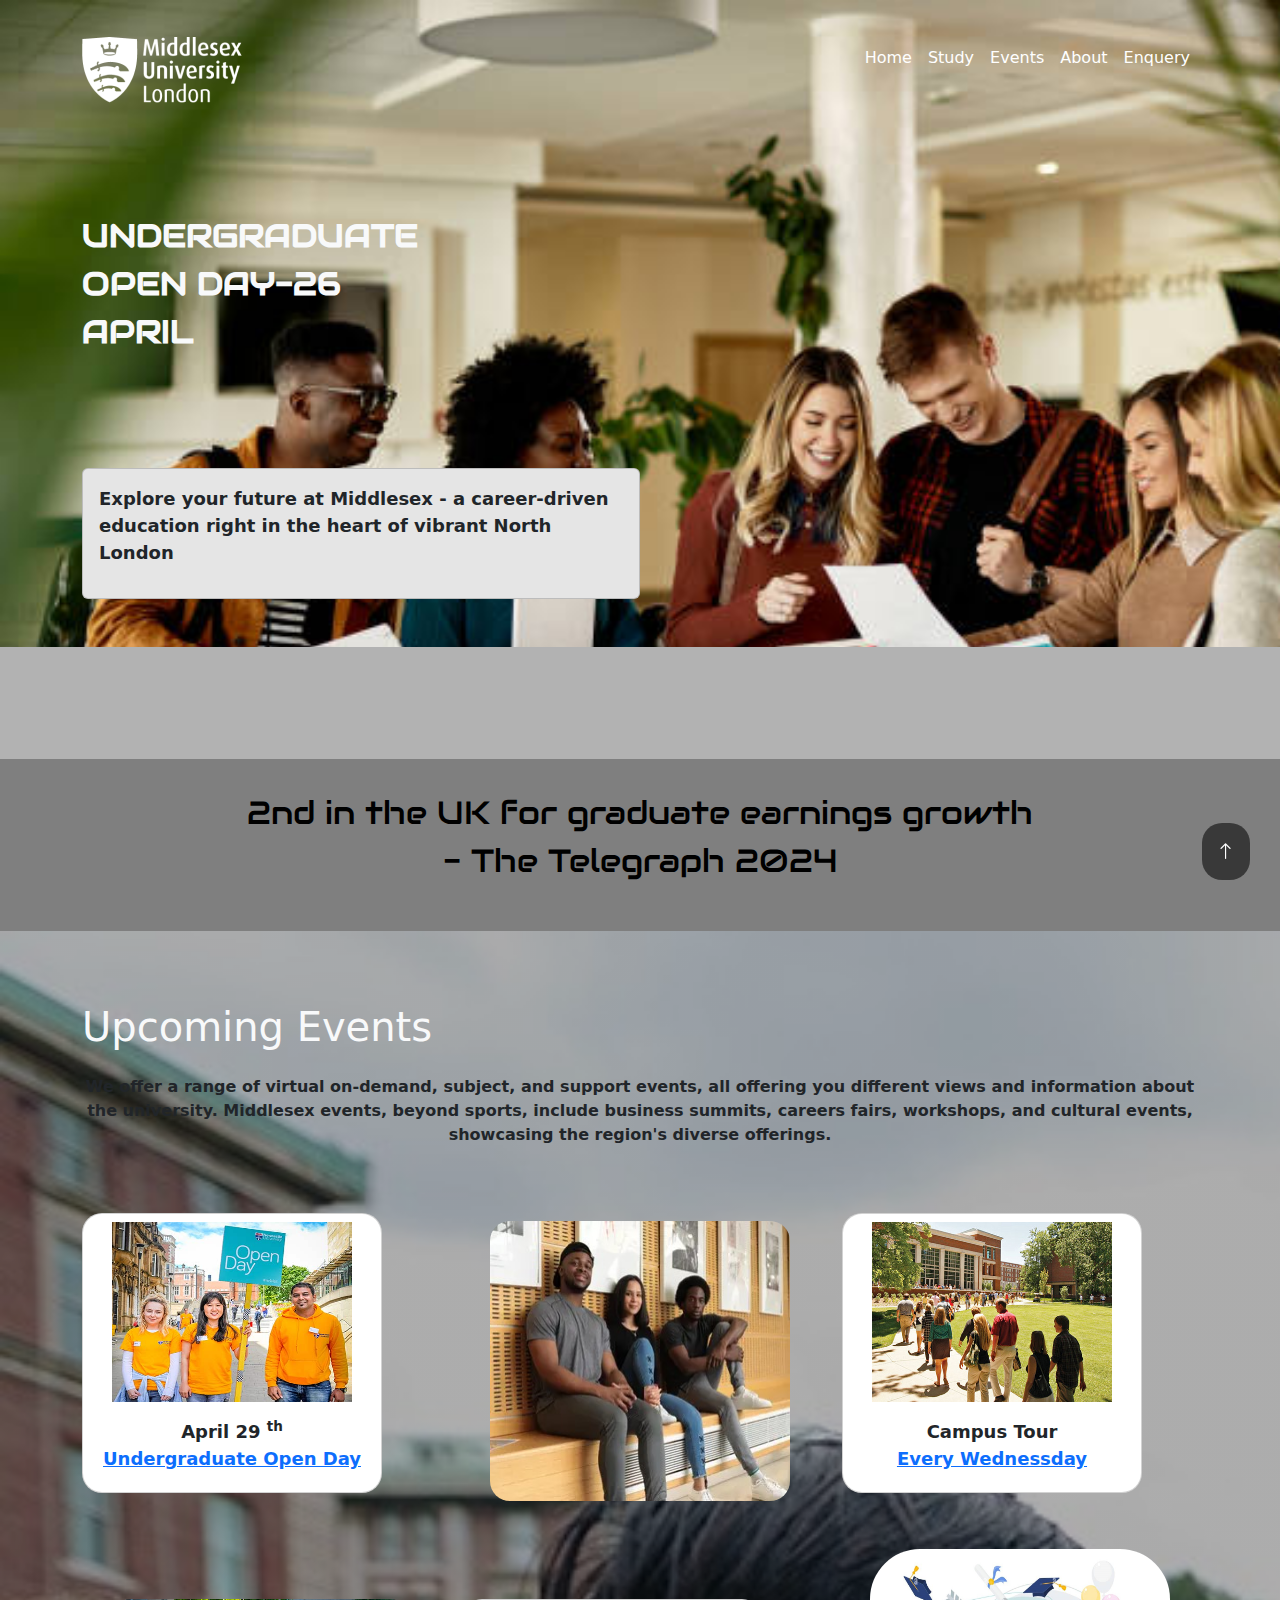
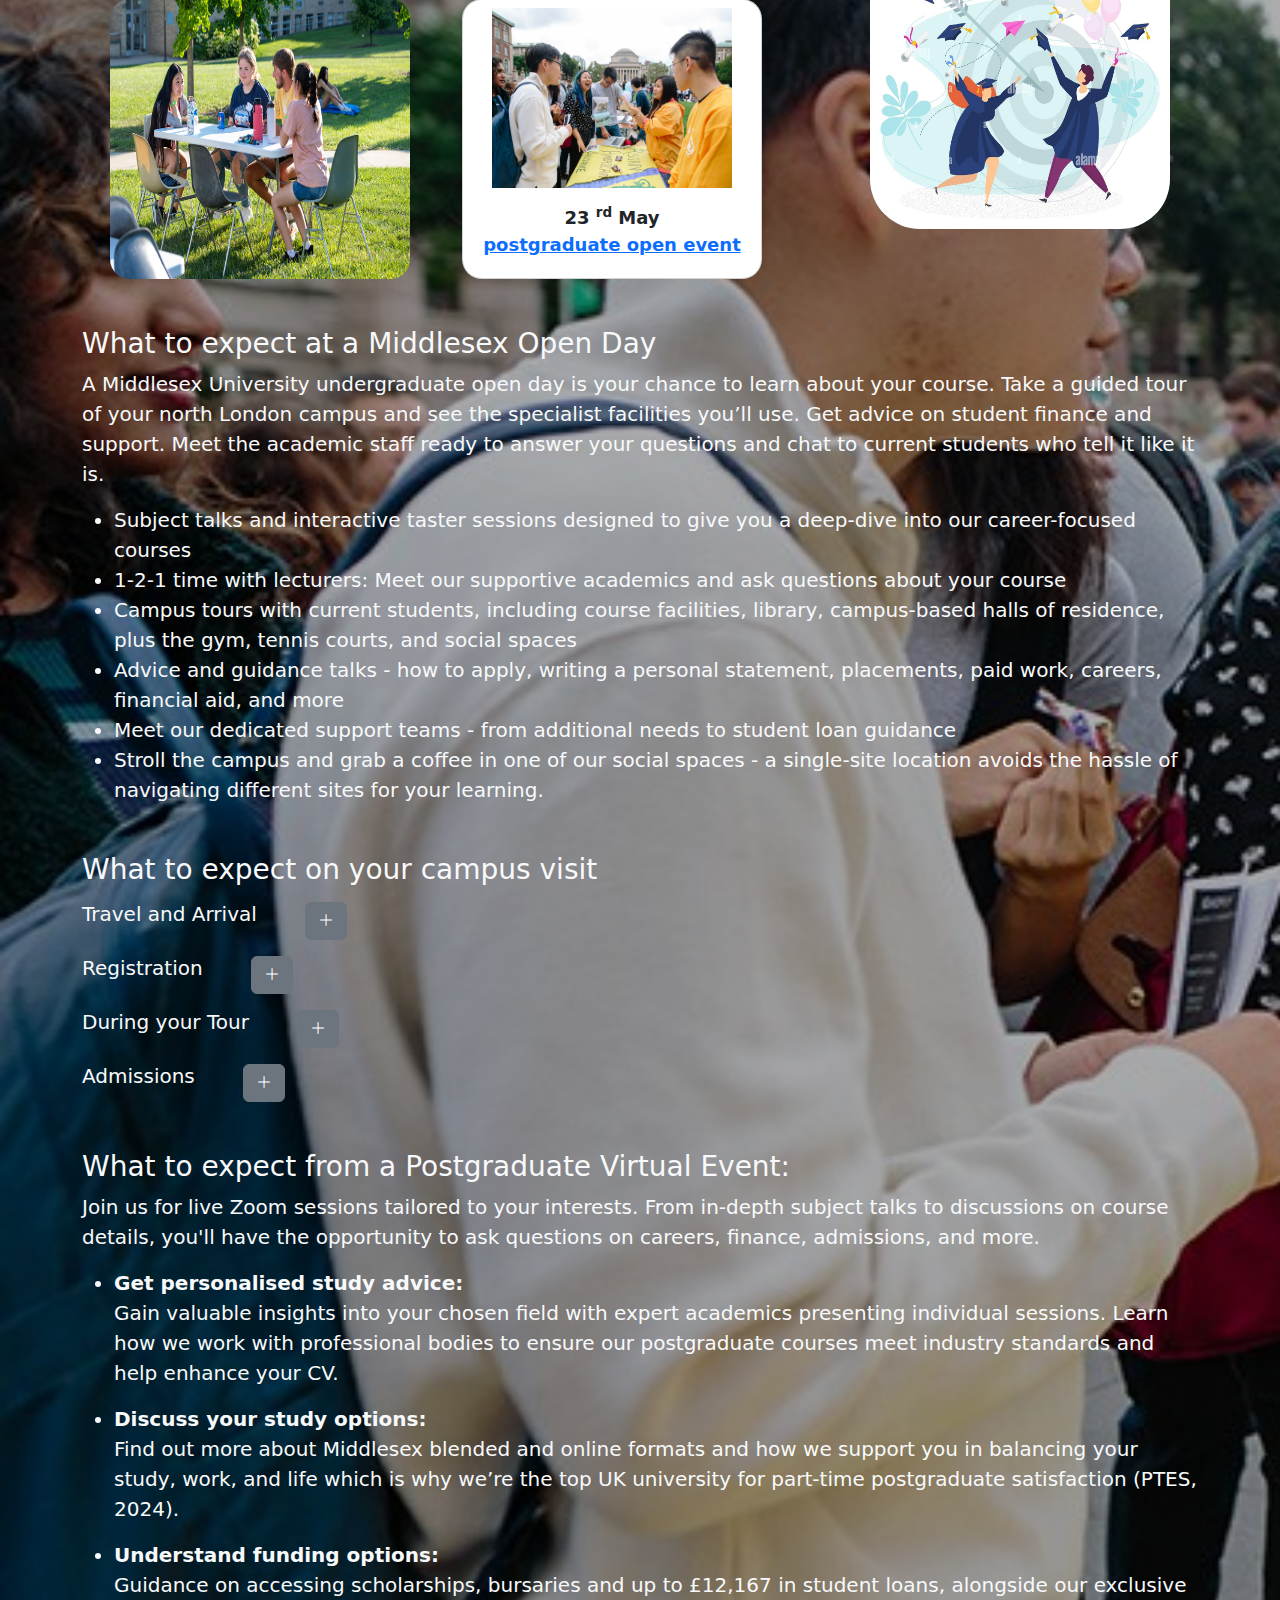
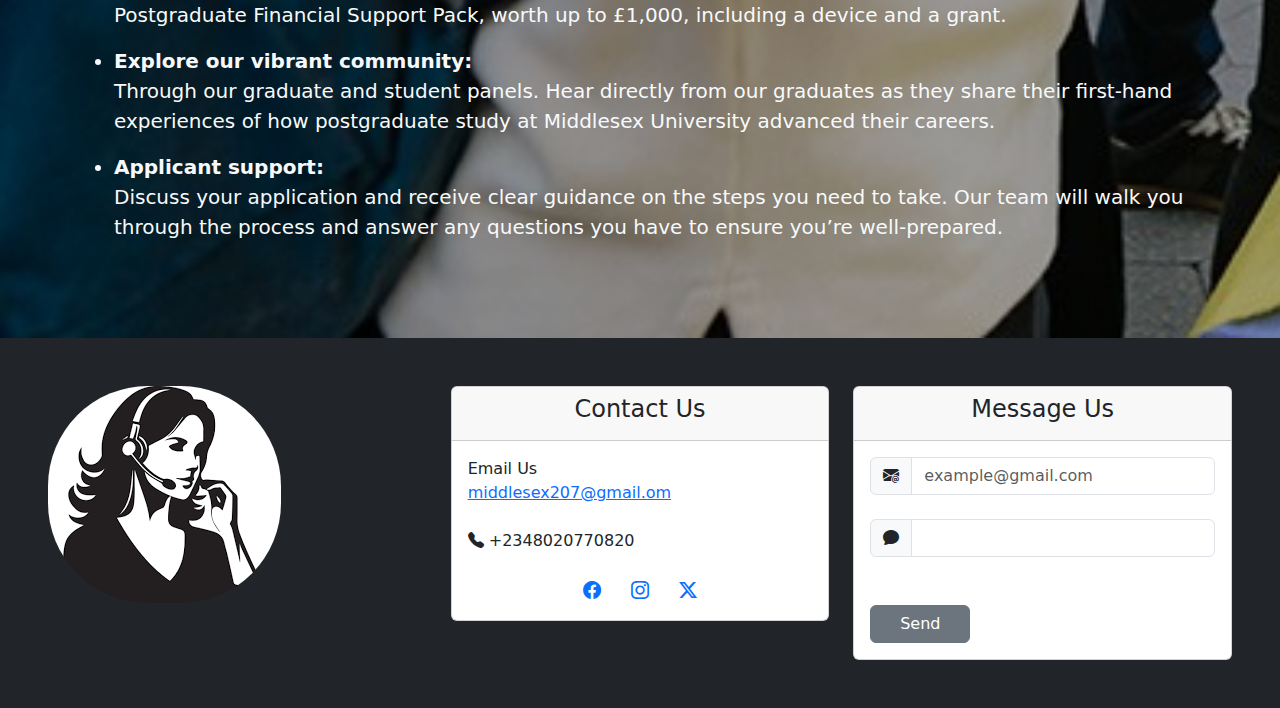
<file: index.html>
<!DOCTYPE html>
<html lang="en">
<head>
    <meta charset="UTF-8">
    <meta name="viewport" content="width=device-width, initial-scale=1.0">
    <!-- bootstrap cdn -->
    <link href="https://cdn.jsdelivr.net/npm/bootstrap@5.3.3/dist/css/bootstrap.min.css" rel="stylesheet" integrity="sha384-QWTKZyjpPEjISv5WaRU9OFeRpok6YctnYmDr5pNlyT2bRjXh0JMhjY6hW+ALEwIH" crossorigin="anonymous">
    <script defer src="https://cdn.jsdelivr.net/npm/bootstrap@5.3.3/dist/js/bootstrap.bundle.min.js" integrity="sha384-YvpcrYf0tY3lHB60NNkmXc5s9fDVZLESaAA55NDzOxhy9GkcIdslK1eN7N6jIeHz" crossorigin="anonymous"></script>
    <!-- bootstrap icon -->
    <link rel="stylesheet" href="https://cdn.jsdelivr.net/npm/bootstrap-icons@1.11.3/font/bootstrap-icons.min.css">
    <!-- jQuery cdn -->
    <script src="https://code.jquery.com/jquery-3.6.0.min.js"></script>
    <!-- google fonts -->
    <link rel="stylesheet" href="https://fonts.googleapis.com/css?family=Audiowide">
    <title>Document</title>
    <link rel="stylesheet" href="/css/style.css">
</head>
<body>
    <div id="tamplate" style="color: black;">
        <!-- navbar -->
        <nav class="navbar navbar-expand-lg" id="navbar">
            <div class="container">
              <a class="navbar-brand mt-4" href="#"><img src="image/logo-invert.053c89da.png" alt=""></a>
              <button class="navbar-toggler" type="button" data-bs-toggle="collapse" data-bs-target="#navbarNav" aria-controls="navbarNav" aria-expanded="false" aria-label="Toggle navigation">
                <span class="navbar-toggler-icon"></span>
              </button>
              <div class="collapse navbar-collapse" id="navbarNav">
                <ul class="navbar-nav ms-auto">
                  <li class="nav-item">
                    <a class="nav-link active" aria-current="page" href="#" style="color: white;">Home</a>
                  </li>
                  <li class="nav-item">
                    <a class="nav-link" href="study.html" style="color: white;">Study</a>
                  </li>
                  <li>
                    <a class="nav-link" href="event.html" style="color: white;">Events</a>
                  </li>
                  <li class="nav-item">
                    <a class="nav-link" aria-current="page" href="about.html" style="color: white;">About</a>
                  </li>
                  <li class="nav-item">
                    <a class="nav-link" href="reg.html" style="color: white;">Enquery</a>
                  </li>
                </ul>
              </div>
            </div>
        </nav>
    
        <div class="container mt-5">
            <div class="col">
                <div class="col-sm-12 col-md-6 col-lg-6">
                    <span 
                    style="margin: 30px; font-size: xx-large; font-weight: bolder;">
                        <p class="text-light" style="font-family: Audiowide, sans-serif;">UNDERGRADUATE <br> OPEN DAY-26 <br> APRIL</p>
                    </span>
                </div>
                <div class="col-sm-12 col-md-6 col-lg-6 mt-5 lead" style="font-weight: bold; font-size: large; border-radius: 10px;" id="exploreSchool">
                    <div class="card text-dark" style="background-color: #e5e5e5;">
                        <div class="card-body">
                            <span>
                                <p>Explore your future at Middlesex - a career-driven <br> education right in the heart of vibrant North London</p>
                            </span>
                        </div>
                    </div>
                </div>
            </div>
        </div>
    
        <div class="container-fluid mt-5" style="background-color: 
            #b2b2b2; padding: 30px;">
            <div id="journeyContainer">
                <div class="ms-5 mt-1" id="txtSlide" style="font-family: Audiowide, sans-serif; font-size: xx-large; font-stretch: exdivande;">START YOUR JOURNEY</div>
            </div>
        </div>
        <div class="container-fluid" style="background-color: 	#7f7f7f; padding: 30px;">
            <span>
                <p class="text-center" style="font-family: Audiowide, sans-serif; font-size: xx-large; font-stretch: expande;">2nd in the UK for graduate earnings growth <br> - The Telegraph 2024</p>
            </span>
        </div>
    </div>
    
    <!-- event -->
    <div class="pt-4" style="padding-bottom: 80px; background-image: linear-gradient(rgba(0, 0, 0, 0.322), rgba(0, 0, 0, 0.322)), url(image/event.jpg); background-size: cover;">
        <div class="container" id="eventWrap">
            <h1 class="text-light text-start mt-5">Upcoming Events</h1>
            <div class="mt-4">
                <p>
                    We offer a range of virtual on-demand, subject, and support events, all offering you different views and information about the university.
                    Middlesex events, beyond sports, include business summits, careers fairs, workshops, and cultural events, showcasing the region's diverse offerings.
                </p>
            </div>
            <div class="row">
                <div class="col-sm-12 col-md-6 col-lg-4">
                    <div class="card" style="width: 300px; height: 280px; border-radius: 20px;" id="eventText">
                        <div class="card-img-top mt-2">
                            <img src="image/openDay.png" alt="" style="width: 240px; height: 180px;">
                        </div>
                        <div class="card-body">
                            <span>April 29 <sup>th</sup> <br> <a href="#openDay" class="card-link">Undergraduate Open Day</a></span>
                        </div>
                    </div>
                </div>
                <div class="col-sm-12 col-md-6 col-lg-4 g-2">
                    <img src="image/Image-2-replacement.jpg" alt="" id="eventText" style="border-radius: 20px; width: 300px; height: 280px;">
                </div>
                <div class="col-sm-12 col-md-6 col-lg-4">
                    <div class="card" style="width: 300px; height: 280px; border-radius: 20px;" id="eventText">
                        <div class="card-img-top mt-2">
                            <img src="image/tour.jpg" alt="" style="width: 240px; height: 180px;">
                        </div>
                        <div class="card-body">
                            <span>Campus Tour <br> <a href="#tour" class="card-link">Every Wednessday</a></span>
                        </div>
                    </div>
                </div>
                <div class="col-sm-12 col-md-6 col-lg-4 mt-sm-0 mt-md-0 mt-lg-5">
                    <img src="image/Your-student-life-x.jpg" alt="" id="eventText" style="width: 300px; height: 280px; border-radius: 20px;">
                </div>
                <div class="col-sm-12 col-md-6 col-lg-4 mt-sm-0 mt-md-0 mt-lg-5">
                    <div class="card" style="width: 300px; height: 280px; border-radius: 20px;" id="eventText">
                        <div class="card-img-top mt-2">
                            <img src="image/event.jpg" alt="" style="width: 240px; height: 180px;">
                        </div>
                        <div class="card-body">
                            <span>23 <sup>rd</sup> May <br> <a href="#openEvent">postgraduate open event</a></span>
                        </div>
                    </div>
                </div>
                <div class="col-sm-12 col-md-6 col-lg-4 mt-sm-0 mt-md-0 mt-lg-5">
                    <img src="image/eventAnimation.jpg" alt="" id="eventAnimation" style="width: 300px; height: 280px; border-radius: 50px;">
                </div>
            </div>

            <!-- event text -->
            <div class="text-start lead text-light mt-5 w-100" id="openDay">
                <div>
                    <h3>What to expect at a Middlesex Open Day</h3>
                    <p>
                        A Middlesex University undergraduate open day is your chance to learn about your course. Take a guided tour of your north London campus and see the specialist facilities you’ll use. Get advice on student finance and support. Meet the academic staff ready to answer your questions and chat to current students who tell it like it is.
                        <ul>
                            <li>
                                Subject talks and interactive taster sessions designed to give you a deep-dive into our career-focused courses
                            </li>
                            <li>
                                1-2-1 time with lecturers: Meet our supportive academics and ask questions about your course
                            </li>
                            <li>
                                Campus tours with current students, including course facilities, library, campus-based halls of residence, plus the gym, tennis courts, and social spaces
                            </li>
                            <li>
                                Advice and guidance talks - how to apply, writing a personal statement, placements, paid work, careers, financial aid, and more
                            </li>
                            <li>
                                Meet our dedicated support teams - from additional needs to student loan guidance
                            </li>
                            <li>
                                Stroll the campus and grab a coffee in one of our social spaces - a single-site location avoids the hassle of navigating different sites for your learning.
                            </li>
                        </ul>
                    </p>
                </div>

                <div class="mt-5" id="tour">
                    <h3>What to expect on your campus visit</h3>
                    <p>
                        <div>
                            <div class="d-flex">
                                <div><h5>Travel and Arrival</h5></div> 
                                <div><button type="button" class="btn btn-secondary ms-5" id="travelBtn"><i class="bi bi-plus-lg"></i></button></div>
                            </div>
                            <span id="travelText" style="display: none;">
                                Parking is limited on campus and in the surrounding area. There is no parking on campus before 4.30pm on weekdays. If you are taking public transport, we are well connected to the Northern Line via Hendon Central station and the Hendon Thameslink mainline station.
                                Make sure you arrive no more than 15 minutes before your tour start time.
                            </span>
                        </div>
                    </p>
                    <p>
                        <div>
                            <div class="d-flex">
                                <div><h5>Registration</h5></div> 
                                <div><button type="button" class="btn btn-secondary ms-5" id="registerBtn"><i class="bi bi-plus-lg"></i></button></div>
                            </div>
                            <span id="registerText" style="display: none;">
                                You'll be registered on arrival by one of our student ambassadors. All tour groups are limited to a maximum of ten people.
                            </span>
                        </div>
                    </p>
                    <p>
                        <div>
                            <div class="d-flex">
                                <div><h5>During your Tour</h5></div> 
                                <div><button type="button" class="btn btn-secondary ms-5" id="duringBtn"><i class="bi bi-plus-lg"></i></button></div>
                            </div>
                            <span id="duringText" style="display: none;">
                                One of our ambassadors will guide you around the main buildings and facilities on campus.The entire tour will last about 30 minutes.
                                You'll have the opportunity to ask your tour ambassador any questions about student life and the Middlesex community.
                            </span>
                        </div>
                    </p>
                    <p>
                        <div>
                            <div class="d-flex">
                                <div><h5>Admissions</h5></div> 
                                <div><button type="button" class="btn btn-secondary ms-5" id="admissionBtn"><i class="bi bi-plus-lg"></i></button></div>
                            </div>
                            <span id="admissionText" style="display: none;">
                                If you have any questions, your tour ambassador can show you back to the Quad in the College Building where you'll be able to speak to our admissions team after your tour.
                            </span>
                        </div>
                    </p>
                </div>

                <div class="mt-5" id="openEvent">
                    <h3>What to expect from a Postgraduate Virtual Event:</h3>
                    <p>
                        Join us for live Zoom sessions tailored to your interests. From in-depth subject talks to discussions on course details, you'll have the opportunity to ask questions on careers, finance, admissions, and more.
                        <ul>
                            <li>
                                <dl>
                                    <dt>Get personalised study advice:</dt>
                                    <dd>
                                        Gain valuable insights into your chosen field with expert academics presenting individual sessions. Learn how we work with professional bodies to ensure our postgraduate courses meet industry standards and help enhance your CV.
                                    </dd>
                                </dl>
                            </li>
                            <li>
                                <dl>
                                    <dt>Discuss your study options:</dt>
                                    <dd>
                                        Find out more about Middlesex blended and online formats and how we support you in balancing your study, work, and life which is why we’re the top UK university for part-time postgraduate satisfaction (PTES, 2024).
                                    </dd>
                                </dl>
                            </li>
                            <li>
                                <dl>
                                    <dt>Understand funding options:</dt>
                                    <dd>
                                        Guidance on accessing scholarships, bursaries and up to £12,167 in student loans, alongside our exclusive Postgraduate Financial Support Pack, worth up to £1,000, including a device and a grant.
                                    </dd>
                                </dl>
                            </li>
                            <li>
                                <dl>
                                    <dt>Explore our vibrant community:</dt>
                                    <dd>
                                        Through our graduate and student panels. Hear directly from our graduates as they share their first-hand experiences of how postgraduate study at Middlesex University advanced their careers.
                                    </dd>
                                </dl>
                            </li>
                            <li>
                                <dl>
                                    <dt>Applicant support:</dt>
                                    <dd>
                                        Discuss your application and receive clear guidance on the steps you need to take. Our team will walk you through the process and answer any questions you have to ensure you’re well-prepared.
                                    </dd>
                                </dl>
                            </li>
                        </ul>
                    </p>
                </div>
            </div>
        </div>
    </div>

    <!-- footer -->
    <div class="row pt-5 bg-dark p-5" id="footer">
        <div class="col-sm-12 col-md-6 col-lg-4">
            <img src="image/contact.png" alt="" id="footerImage" style="border-radius: 100px;">
        </div>
        <div class="col-sm-12 col-md-6 col-lg-4">
            <div class="card" id="footerText">
                <div class="card-header"><h4 class="text-center">Contact Us</h4></div>
                <div class="card-body">
                    Email Us <br>
                    <a href="mailto:orjir207@gmail.com">middlesex207@gmail.om</a> <br>
                    <br>
                    <span><i class="bi bi-telephone-fill"></i> +2348020770820</span> <br>
                    <br>
                    <div class="text-center" style="font-size: large;">
                        <a href="#"><i class="bi bi-facebook"></i></a>
                        <a href="#"><i class="bi bi-instagram ms-4"></i></a>
                        <a href="#"><i class="bi bi-twitter-x ms-4"></i></a>
                    </div>
                </div>
            </div>
        </div>
        <div class="col-sm-12 col-md-12 col-lg-4">
            <div class="card" id="footerText">
                <div class="card-header"><h4 class="text-center">Message Us</h4></div>
                <div class="card-body">
                    <div class="input-group">
                        <span class="input-group-text"><i class="bi bi-envelope-at-fill"></i></span>
                        <input type="email" class="form-control" placeholder="example@gmail.com" id="email">
                    </div>
                    <div class="input-group mt-4">
                        <span class="input-group-text"><i class="bi bi-chat-fill"></i></span>
                        <input type="text" class="form-control" id="message">
                    </div>
                    <button type="submit" class="btn btn-secondary mt-5" style="width: 100px;">Send</button>
                </div>
            </div>
        </div>
    </div>
    <button class="d-none d-lg-block" onclick="topFunction()" id="myBtn" title="Go to top">
        <i class="bi bi-arrow-up"></i>
    </button>

    <script src="/js/index.js"></script>
</body>
</html>
</file>
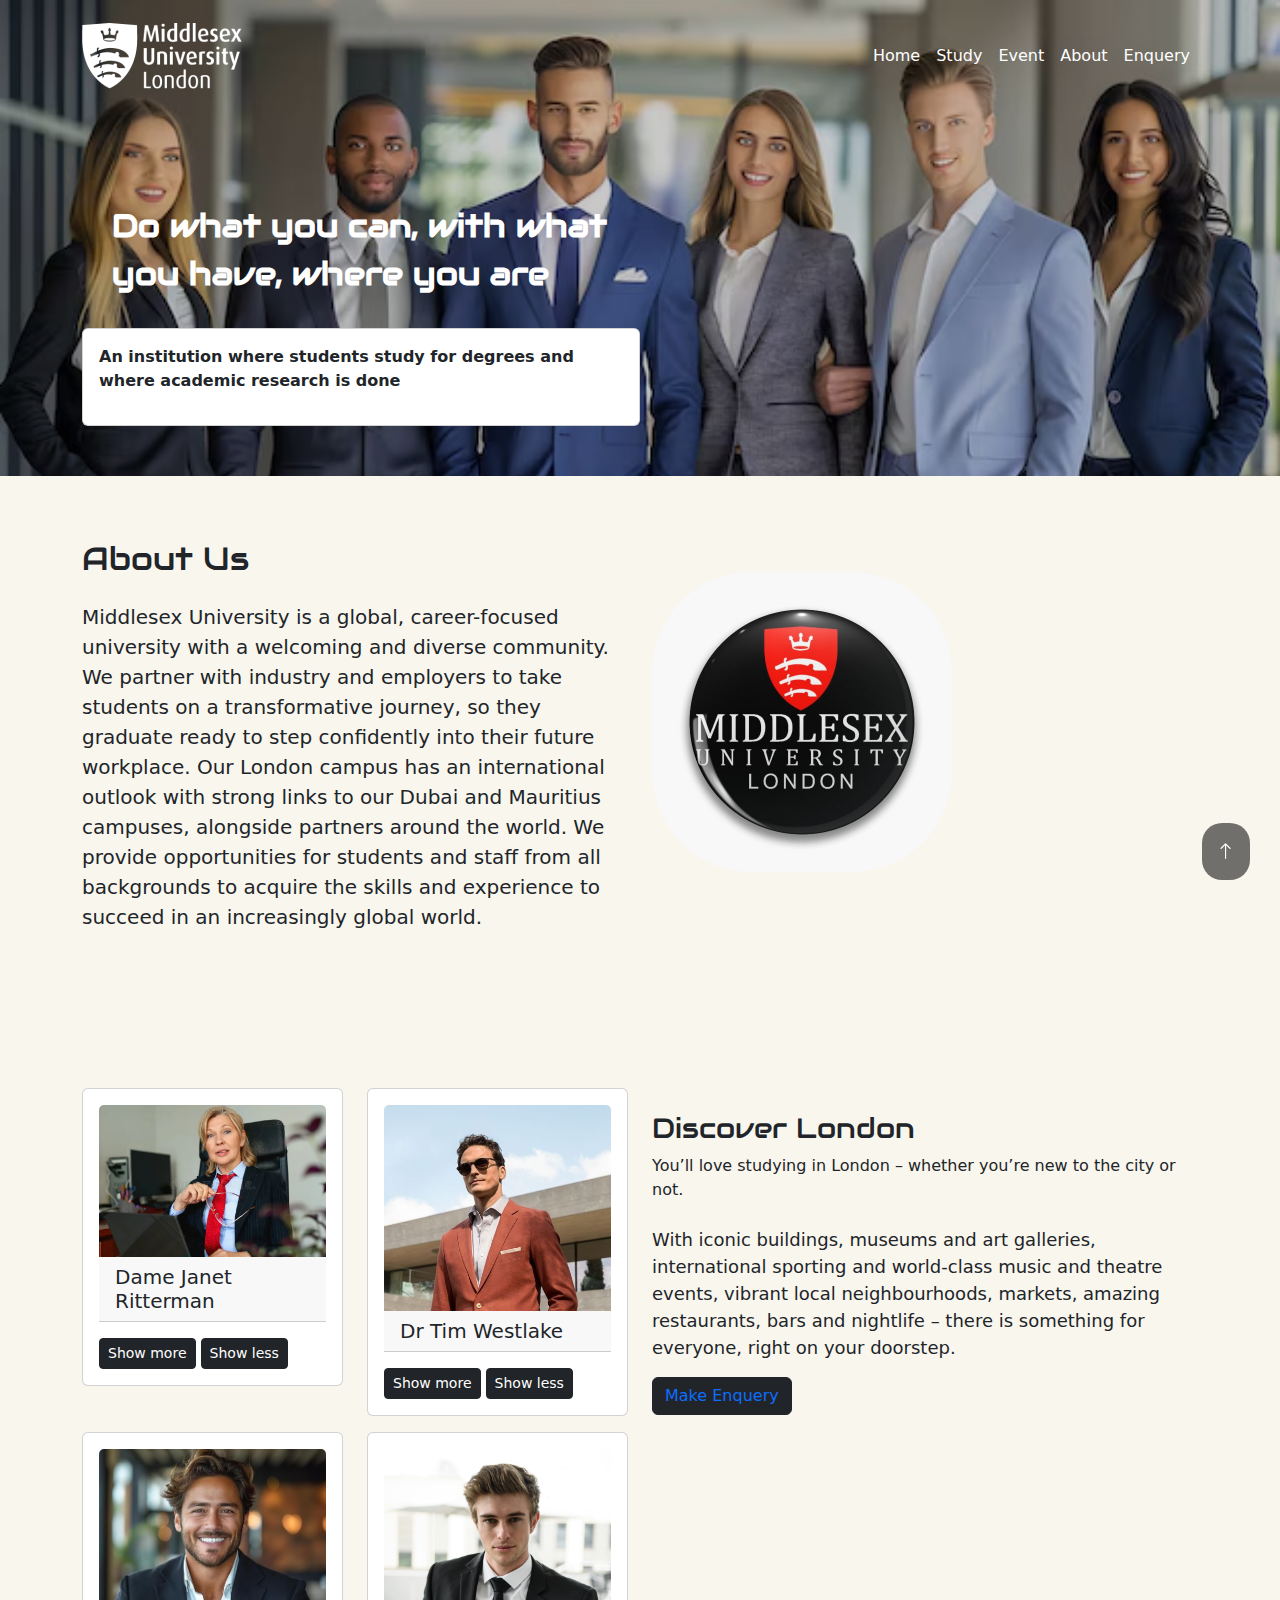
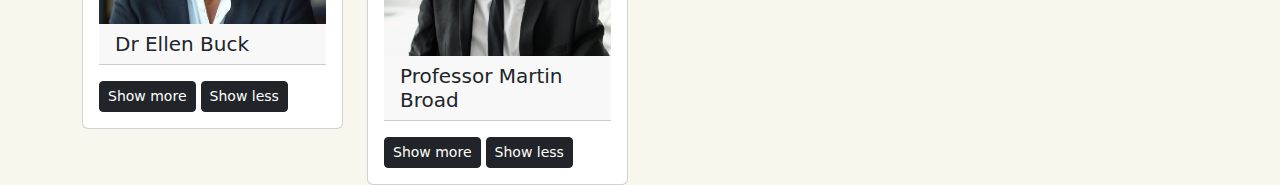
<file: about.html>
<!DOCTYPE html>
<html lang="en">
<head>
    <meta charset="UTF-8">
    <meta name="viewport" content="width=device-width, initial-scale=1.0">
    <!-- bootstrap cdn -->
    <link href="https://cdn.jsdelivr.net/npm/bootstrap@5.3.3/dist/css/bootstrap.min.css" rel="stylesheet" integrity="sha384-QWTKZyjpPEjISv5WaRU9OFeRpok6YctnYmDr5pNlyT2bRjXh0JMhjY6hW+ALEwIH" crossorigin="anonymous">
    <script defer src="https://cdn.jsdelivr.net/npm/bootstrap@5.3.3/dist/js/bootstrap.bundle.min.js" integrity="sha384-YvpcrYf0tY3lHB60NNkmXc5s9fDVZLESaAA55NDzOxhy9GkcIdslK1eN7N6jIeHz" crossorigin="anonymous"></script>
    <!-- bootstrap icon -->
    <link rel="stylesheet" href="https://cdn.jsdelivr.net/npm/bootstrap-icons@1.11.3/font/bootstrap-icons.min.css">
    <!-- jQuery cdn -->
    <script src="https://code.jquery.com/jquery-3.6.0.min.js"></script>
    <!-- google fonts -->
    <link rel="stylesheet" href="https://fonts.googleapis.com/css?family=Audiowide">
    <title>Document</title>
    <link rel="stylesheet" href="/css/about.css">
</head>
<body>
    <div class="tamplate" style="padding-bottom: 50px; padding-top: 10px;">
        <!-- navbar -->
        <nav class="navbar navbar-expand-lg" id="navbar">
            <div class="container">
              <a class="navbar-brand" href="#"><img src="/image/logo-invert.053c89da.png" alt=""></a>
              <button class="navbar-toggler" type="button" data-bs-toggle="collapse" data-bs-target="#navbarNav" aria-controls="navbarNav" aria-expanded="false" aria-label="Toggle navigation">
                <span class="navbar-toggler-icon"></span>
              </button>
              <div class="collapse navbar-collapse" id="navbarNav">
                <ul class="navbar-nav ms-auto">
                  <li class="nav-item">
                    <a class="nav-link" href="index.html" style="color: white;">Home</a>
                  </li>
                  <li class="nav-item">
                    <a class="nav-link" aria-current="page" href="study.html" style="color: white;">Study</a>
                  </li>
                  <li class="nav-item">
                    <a class="nav-link" aria-current="page" href="event.html" style="color: white;">Event</a>
                  </li>
                  <li class="nav-item">
                    <a class="nav-link active" aria-current="page" href="about.html" style="color: white;">About</a>
                  </li>
                  <li class="nav-item">
                    <a href="reg.html" aria-current="page" class="nav-link" style="color: white;">Enquery</a>
                  </li>
                </ul>
              </div>
            </div>
        </nav>
        <!-- navbar ends here -->

        <div class="container" style="margin-top: 100px;">
            <div class="col">
                <div class="col-sm-12 col-md-6 col-lg-6">
                    <p style="margin: 30px; font-size: xx-large; font-weight: bold; font-family: Audiowide, sans-serif; color: white;">
                        Do what you can, with what you have, where you are
                    </p>
                </div>
                <div class="col-sm-12 col-md-6 col-lg-6">
                    <div class="card">
                        <div class="card-body">
                            <p style="font-weight: bold;">
                                An institution where students study for degrees and where academic research is done
                            </p>
                        </div>
                    </div>
                </div>
            </div>
        </div>
    </div>

    <div class="container">
        <div class="row mt-5">
            <div class="col-sm-12 col-md-12 col-lg-6">
                <h2 class="mt-3" style="font-family: Audiowide, sans-serif;">About Us</h2>
                <p class="lead mt-4" id="aboutText">
                    Middlesex University is a global, career-focused university with a welcoming and diverse community. We partner with industry and employers to take students on a transformative journey, so they graduate ready to step confidently into their future workplace.

                    Our London campus has an international outlook with strong links to our Dubai and Mauritius campuses, alongside partners around the world. We provide opportunities for students and staff from all backgrounds to acquire the skills and experience to succeed in an increasingly global world.
                </p>
            </div>
            <div class="col-sm-12 col-md-12 col-lg-6 mt-5">
                <img src="/image/aboutImg/logo-invert.053c89da.png" alt="" style=" height: 300px; border-radius: 100px;" id="displayLogo">
            </div>
        </div>

        <div class="row" style="margin-top: 100px;" id="authorities">
            <div class="col-sm-12 col-md-12 col-lg-6">
                <div class="row">
                    <div class="col-sm-6 col-md-6 col-lg-6" id="detail">
                        <div class="card">
                            <div class="card-body">
                                <img src="/image/aboutImg/prof3.webp" class="card-img-top" alt="">
                                <h5 class="card-header">Dame Janet Ritterman</h5>
                                <div class="card-text">
                                    <p class="mb-2" style="display: none;" id="owner1">
                                        Dame Janet, our Chancellor, is a prominent academic and musician with a global reputation as a champion of the arts.
                                    </p>
                                    <button type="button" class="btn btn-dark btn-sm mt-3" id="ownerBtnShow1" style="text-decoration: none;">Show more</button>
                                    <button type="button" class="btn btn-dark btn-sm mt-3" id="ownerBtnHide1" style="text-decoration: none;">Show less</button>
                                </div>
                            </div>
                        </div>
                    </div>
                    <div class="col-sm-6 col-md-6 col-lg-6" id="detail">
                        <div class="card">
                            <div class="card-body">
                                <img src="/image/aboutImg/prof1.jpg" class="card-img-top" alt="">
                                <h5 class="card-header">Dr Tim Westlake</h5>
                                <div class="card-text">
                                    <p class="mb-2" style="display: none;" id="owner2">
                                        is our Interim Chief Operating Officer, having joined Middlesex University in July 2024. Tim has over 30 years of experience working in Higher Education.
                                    </p>
                                    <button type="button" class="btn btn-dark btn-sm mt-3" id="ownerBtnShow2" style="text-decoration: none;">Show more</button>
                                    <button type="button" class="btn btn-dark btn-sm mt-3" id="ownerBtnHide2" style="text-decoration: none;">Show less</button>
                                </div>
                            </div>
                        </div>
                    </div>
                    <div class="col-sm-6 col-md-6 col-lg-6 mt-3" id="detail">
                        <div class="card">
                            <div class="card-body">
                                <img src="/image/aboutImg/prof2.jpg" class="card-img-top" alt="">
                                <h5 class="card-header">Dr Ellen Buck</h5>
                                <div class="card-text">
                                    <p class="mb-2" style="display: none;" id="owner3">
                                        joined the University in the position of Pro Vice-Chancellor Education and Student Experience in February 2025.
                                    </p>
                                    <button type="button" class="btn btn-dark btn-sm mt-3" id="ownerBtnShow3" style="text-decoration: none;">Show more</button>
                                    <button type="button" class="btn btn-dark btn-sm mt-3" id="ownerBtnHide3" style="text-decoration: none;">Show less</button>
                                </div>
                            </div>
                        </div>
                    </div>
                    <div class="col-sm-6 col-md-6 col-lg-6 mt-3" id="detail">
                        <div class="card">
                            <div class="card-body">
                                <img src="/image/aboutImg/prof4.jpg" class="card-img-top" alt="">
                                <h5 class="card-header">Professor Martin Broad</h5>
                                <div class="card-text">
                                    <p class="mb-2" style="display: none;" id="owner4">
                                        is the Dean of our Faculty of Business and Law, which includes the Business School and the School of Law and Social Sciences.
                                    </p>
                                    <button type="button" class="btn btn-dark btn-sm mt-3" id="ownerBtnShow4" style="text-decoration: none;">Show more</button>
                                    <button type="button" class="btn btn-dark btn-sm mt-3" id="ownerBtnHide4" style="text-decoration: none;">Show less</button>
                                </div>
                            </div>
                        </div>
                    </div>
                </div>
            </div>
            <div class="col-sm-12 col-md-12 col-lg-6 mt-5 mb-5" id="london">
                <p>
                    <h3 style="font-family: Audiowide, sans-serif;">Discover London</h3>
                    You’ll love studying in London – whether you’re new to the city or not. <br>
                    <br>
                    <span style="font-size: large;">
                        With iconic buildings, museums and art galleries, international sporting and world-class music and theatre events, vibrant local neighbourhoods, markets, amazing restaurants, bars and nightlife – there is something for everyone, right on your doorstep.
                    </span>
                    <p>
                        <button type="button" class="btn btn-dark mt-3 ms-auto"><a href="reg.html" style="text-decoration: none;">Make Enquery</a></button>
                    </p>
                </p>
            </div>
        </div>

        <button class="d-none d-lg-block" onclick="topFunction()" id="myBtn" title="Go to top">
            <i class="bi bi-arrow-up"></i>
        </button>
    </div>

    <script src="/js/about.js"></script>
</body>
</html>
</file>
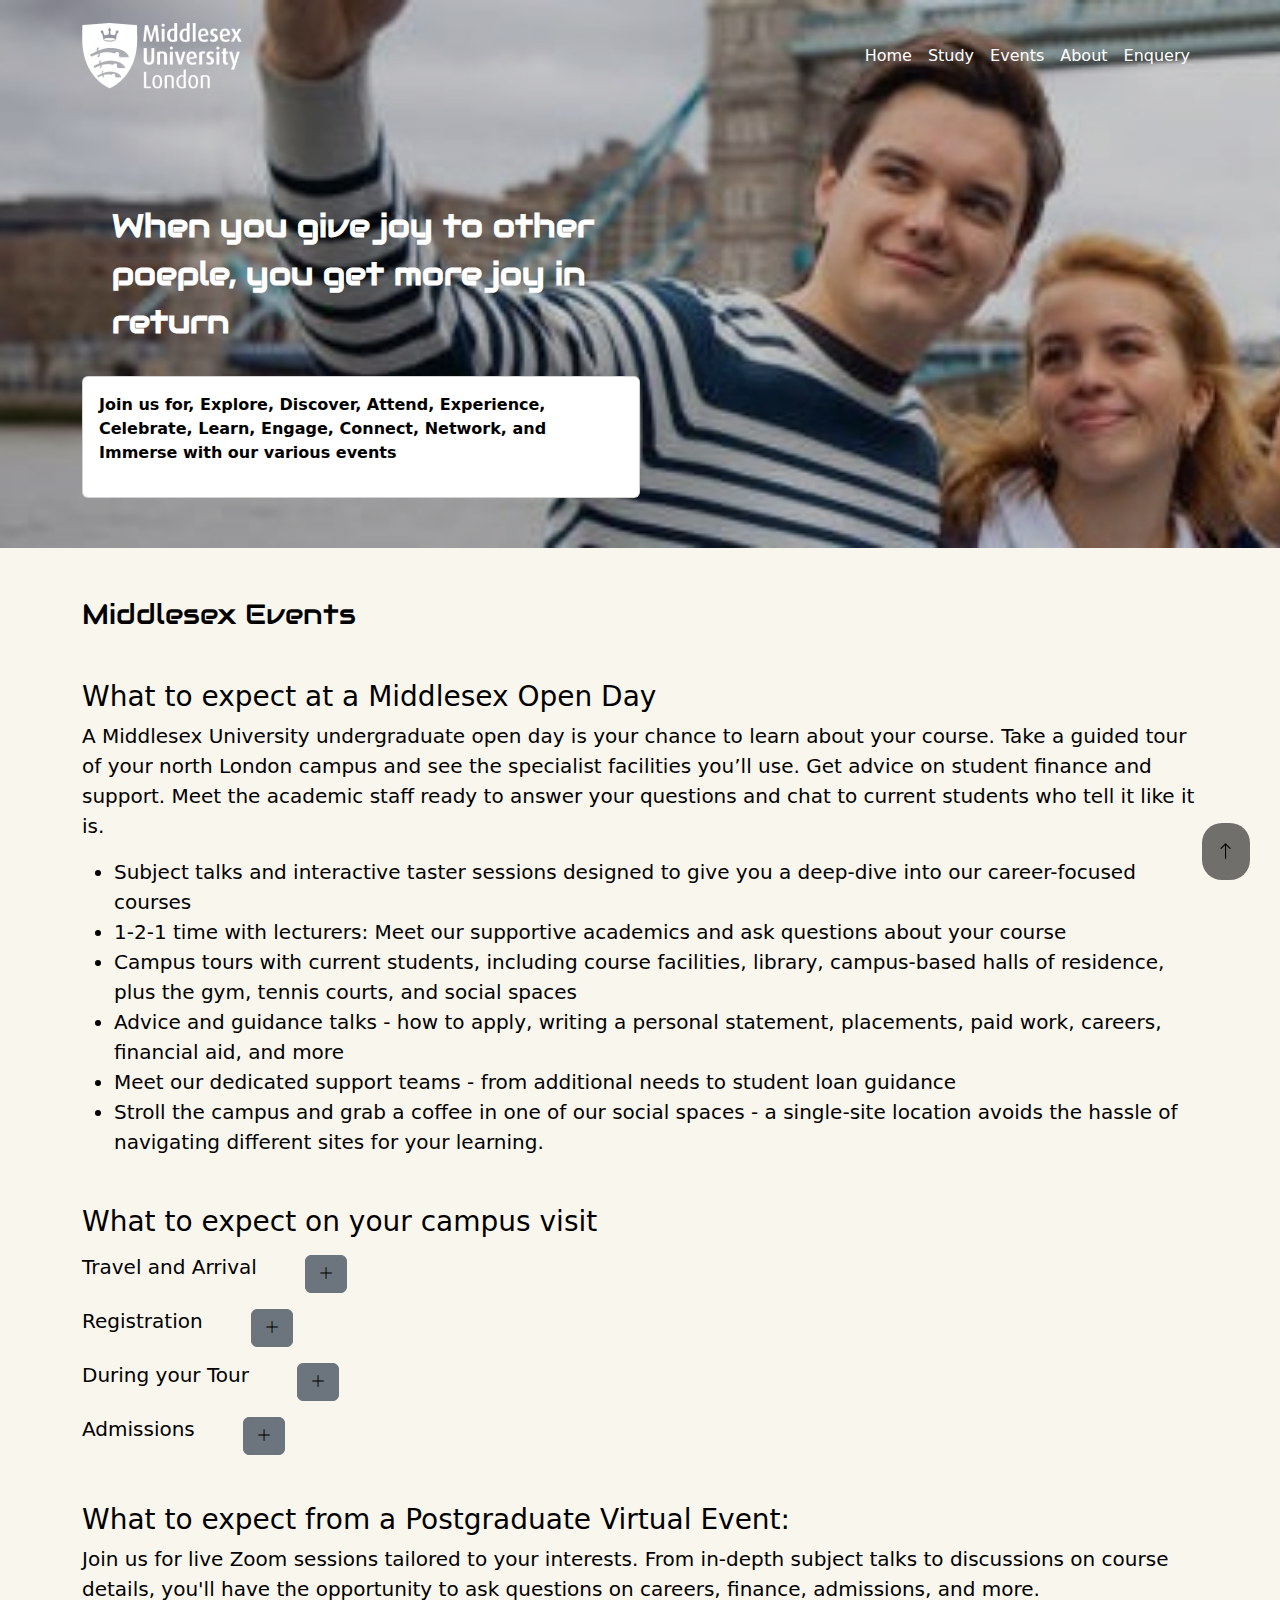
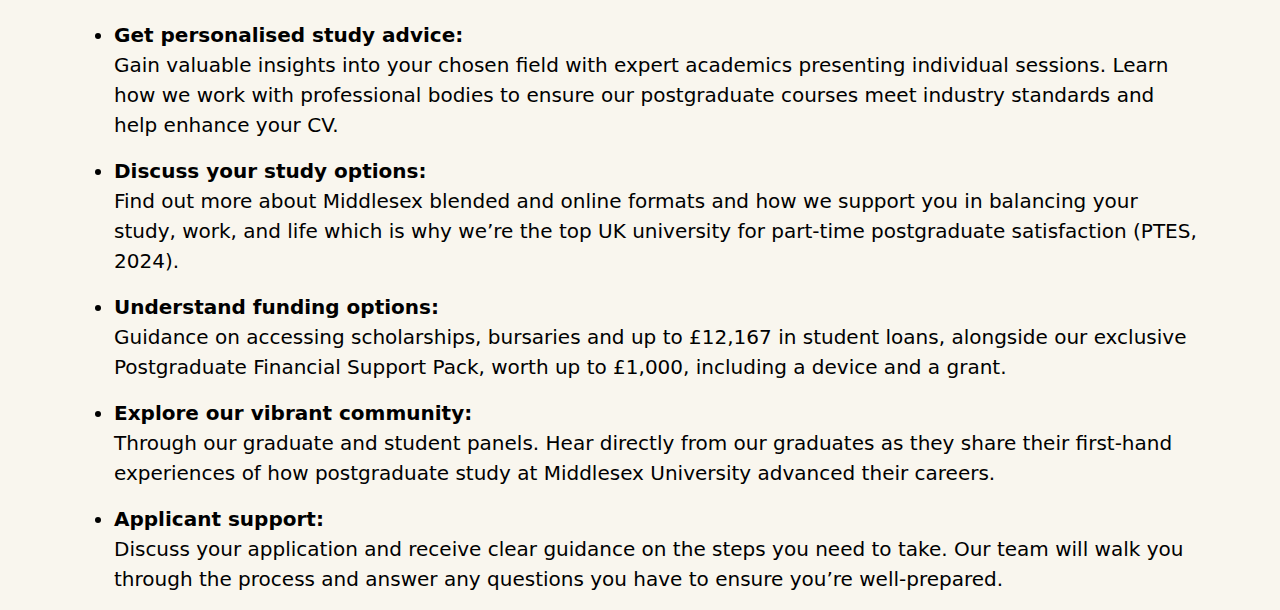
<file: event.html>
<!DOCTYPE html>
<html lang="en">
<head>
    <meta charset="UTF-8">
    <meta name="viewport" content="width=device-width, initial-scale=1.0">
    <!-- bootstrap cdn -->
    <link href="https://cdn.jsdelivr.net/npm/bootstrap@5.3.3/dist/css/bootstrap.min.css" rel="stylesheet" integrity="sha384-QWTKZyjpPEjISv5WaRU9OFeRpok6YctnYmDr5pNlyT2bRjXh0JMhjY6hW+ALEwIH" crossorigin="anonymous">
    <script defer src="https://cdn.jsdelivr.net/npm/bootstrap@5.3.3/dist/js/bootstrap.bundle.min.js" integrity="sha384-YvpcrYf0tY3lHB60NNkmXc5s9fDVZLESaAA55NDzOxhy9GkcIdslK1eN7N6jIeHz" crossorigin="anonymous"></script>
    <!-- bootstrap icon -->
    <link rel="stylesheet" href="https://cdn.jsdelivr.net/npm/bootstrap-icons@1.11.3/font/bootstrap-icons.min.css">
    <!-- jQuery cdn -->
    <script src="https://code.jquery.com/jquery-3.6.0.min.js"></script>
    <!-- google fonts -->
    <link rel="stylesheet" href="https://fonts.googleapis.com/css?family=Audiowide">
    <title>Document</title>
    <link rel="stylesheet" href="/css/event.css">
</head>
<body>
  <div class="tamplate" style="padding-bottom: 50px; padding-top: 10px;">
    <!-- navbar -->
    <nav class="navbar navbar-expand-lg" id="navbar">
      <div class="container">
        <a class="navbar-brand" href="#"><img src="/image/logo-invert.053c89da.png" alt=""></a>
        <button class="navbar-toggler" type="button" data-bs-toggle="collapse" data-bs-target="#navbarNav" aria-controls="navbarNav" aria-expanded="false" aria-label="Toggle navigation">
          <span class="navbar-toggler-icon"></span>
        </button>
        <div class="collapse navbar-collapse" id="navbarNav">
          <ul class="navbar-nav ms-auto">
            <li class="nav-item">
              <a class="nav-link" aria-current="page" href="index.html" style="color: white;">Home</a>
            </li>
            <li class="nav-item">
              <a class="nav-link" href="study.html" style="color: white;">Study</a>
            </li>
            <li>
              <a class="nav-link active" href="#" style="color: white;">Events</a>
            </li>
            <li class="nav-item">
              <a class="nav-link" aria-current="page" href="about.html" style="color: white;">About</a>
            </li>
            <li class="nav-item">
              <a class="nav-link" href="reg.html" style="color: white;">Enquery</a>
            </li>
          </ul>
        </div>
      </div>
    </nav>
    <!-- navbar ends here -->

    <div class="container" style="margin-top: 100px;">
      <div class="col">
          <div class="col-sm-12 col-md-6 col-lg-6">
              <p style="margin: 30px; font-size: xx-large; font-weight: bold; font-family: Audiowide, sans-serif; color: white;">
                  When you give joy to other poeple, you get more joy in return
              </p>
          </div>
          <div class="col-sm-12 col-md-6 col-lg-6">
              <div class="card">
                  <div class="card-body">
                      <p style="font-weight: bold;">
                          Join us for, Explore, Discover, Attend, Experience, Celebrate, Learn, Engage, Connect, Network, and Immerse with our various events
                      </p>
                  </div>
              </div>
          </div>
      </div>
    </div>
  </div>

  <div>
    <div class="container" style="margin-top: 50px;">
      <h3 style="font-family: Audiowide, sans-serif;">Middlesex Events</h3>
    </div>
  </div>

  <div class="container mt-5">
        <!-- event text -->
        <div class="text-start lead text-light mt-5 w-100" id="openDay">
            <div>
                <h3>What to expect at a Middlesex Open Day</h3>
                <p>
                    A Middlesex University undergraduate open day is your chance to learn about your course. Take a guided tour of your north London campus and see the specialist facilities you’ll use. Get advice on student finance and support. Meet the academic staff ready to answer your questions and chat to current students who tell it like it is.
                    <ul>
                        <li>
                            Subject talks and interactive taster sessions designed to give you a deep-dive into our career-focused courses
                        </li>
                        <li>
                            1-2-1 time with lecturers: Meet our supportive academics and ask questions about your course
                        </li>
                        <li>
                            Campus tours with current students, including course facilities, library, campus-based halls of residence, plus the gym, tennis courts, and social spaces
                        </li>
                        <li>
                            Advice and guidance talks - how to apply, writing a personal statement, placements, paid work, careers, financial aid, and more
                        </li>
                        <li>
                            Meet our dedicated support teams - from additional needs to student loan guidance
                        </li>
                        <li>
                            Stroll the campus and grab a coffee in one of our social spaces - a single-site location avoids the hassle of navigating different sites for your learning.
                        </li>
                    </ul>
                </p>
            </div>

            <div class="mt-5" id="tour">
                <h3>What to expect on your campus visit</h3>
                <p>
                    <div>
                        <div class="d-flex">
                            <div><h5>Travel and Arrival</h5></div> 
                            <div><button type="button" class="btn btn-secondary ms-5" id="travelBtn"><i class="bi bi-plus-lg"></i></button></div>
                        </div>
                        <span id="travelText" style="display: none;">
                            Parking is limited on campus and in the surrounding area. There is no parking on campus before 4.30pm on weekdays. If you are taking public transport, we are well connected to the Northern Line via Hendon Central station and the Hendon Thameslink mainline station.
                            Make sure you arrive no more than 15 minutes before your tour start time.
                        </span>
                    </div>
                </p>
                <p>
                    <div>
                        <div class="d-flex">
                            <div><h5>Registration</h5></div> 
                            <div><button type="button" class="btn btn-secondary ms-5" id="registerBtn"><i class="bi bi-plus-lg"></i></button></div>
                        </div>
                        <span id="registerText" style="display: none;">
                            You'll be registered on arrival by one of our student ambassadors. All tour groups are limited to a maximum of ten people.
                        </span>
                    </div>
                </p>
                <p>
                    <div>
                        <div class="d-flex">
                            <div><h5>During your Tour</h5></div> 
                            <div><button type="button" class="btn btn-secondary ms-5" id="duringBtn"><i class="bi bi-plus-lg"></i></button></div>
                        </div>
                        <span id="duringText" style="display: none;">
                            One of our ambassadors will guide you around the main buildings and facilities on campus.The entire tour will last about 30 minutes.
                            You'll have the opportunity to ask your tour ambassador any questions about student life and the Middlesex community.
                        </span>
                    </div>
                </p>
                <p>
                    <div>
                        <div class="d-flex">
                            <div><h5>Admissions</h5></div> 
                            <div><button type="button" class="btn btn-secondary ms-5" id="admissionBtn"><i class="bi bi-plus-lg"></i></button></div>
                        </div>
                        <span id="admissionText" style="display: none;">
                            If you have any questions, your tour ambassador can show you back to the Quad in the College Building where you'll be able to speak to our admissions team after your tour.
                        </span>
                    </div>
                </p>
            </div>

            <div class="mt-5" id="openEvent">
                <h3>What to expect from a Postgraduate Virtual Event:</h3>
                <p>
                    Join us for live Zoom sessions tailored to your interests. From in-depth subject talks to discussions on course details, you'll have the opportunity to ask questions on careers, finance, admissions, and more.
                    <ul>
                        <li>
                            <dl>
                                <dt>Get personalised study advice:</dt>
                                <dd>
                                    Gain valuable insights into your chosen field with expert academics presenting individual sessions. Learn how we work with professional bodies to ensure our postgraduate courses meet industry standards and help enhance your CV.
                                </dd>
                            </dl>
                        </li>
                        <li>
                            <dl>
                                <dt>Discuss your study options:</dt>
                                <dd>
                                    Find out more about Middlesex blended and online formats and how we support you in balancing your study, work, and life which is why we’re the top UK university for part-time postgraduate satisfaction (PTES, 2024).
                                </dd>
                            </dl>
                        </li>
                        <li>
                            <dl>
                                <dt>Understand funding options:</dt>
                                <dd>
                                    Guidance on accessing scholarships, bursaries and up to £12,167 in student loans, alongside our exclusive Postgraduate Financial Support Pack, worth up to £1,000, including a device and a grant.
                                </dd>
                            </dl>
                        </li>
                        <li>
                            <dl>
                                <dt>Explore our vibrant community:</dt>
                                <dd>
                                    Through our graduate and student panels. Hear directly from our graduates as they share their first-hand experiences of how postgraduate study at Middlesex University advanced their careers.
                                </dd>
                            </dl>
                        </li>
                        <li>
                            <dl>
                                <dt>Applicant support:</dt>
                                <dd>
                                    Discuss your application and receive clear guidance on the steps you need to take. Our team will walk you through the process and answer any questions you have to ensure you’re well-prepared.
                                </dd>
                            </dl>
                        </li>
                    </ul>
                </p>
            </div>
        </div>

        <button class="d-none d-lg-block" onclick="topFunction()" id="myBtn" title="Go to top">
            <i class="bi bi-arrow-up"></i>
        </button>
  </div>

  <script src="/js/event.js"></script>
</body>
</html>
</file>
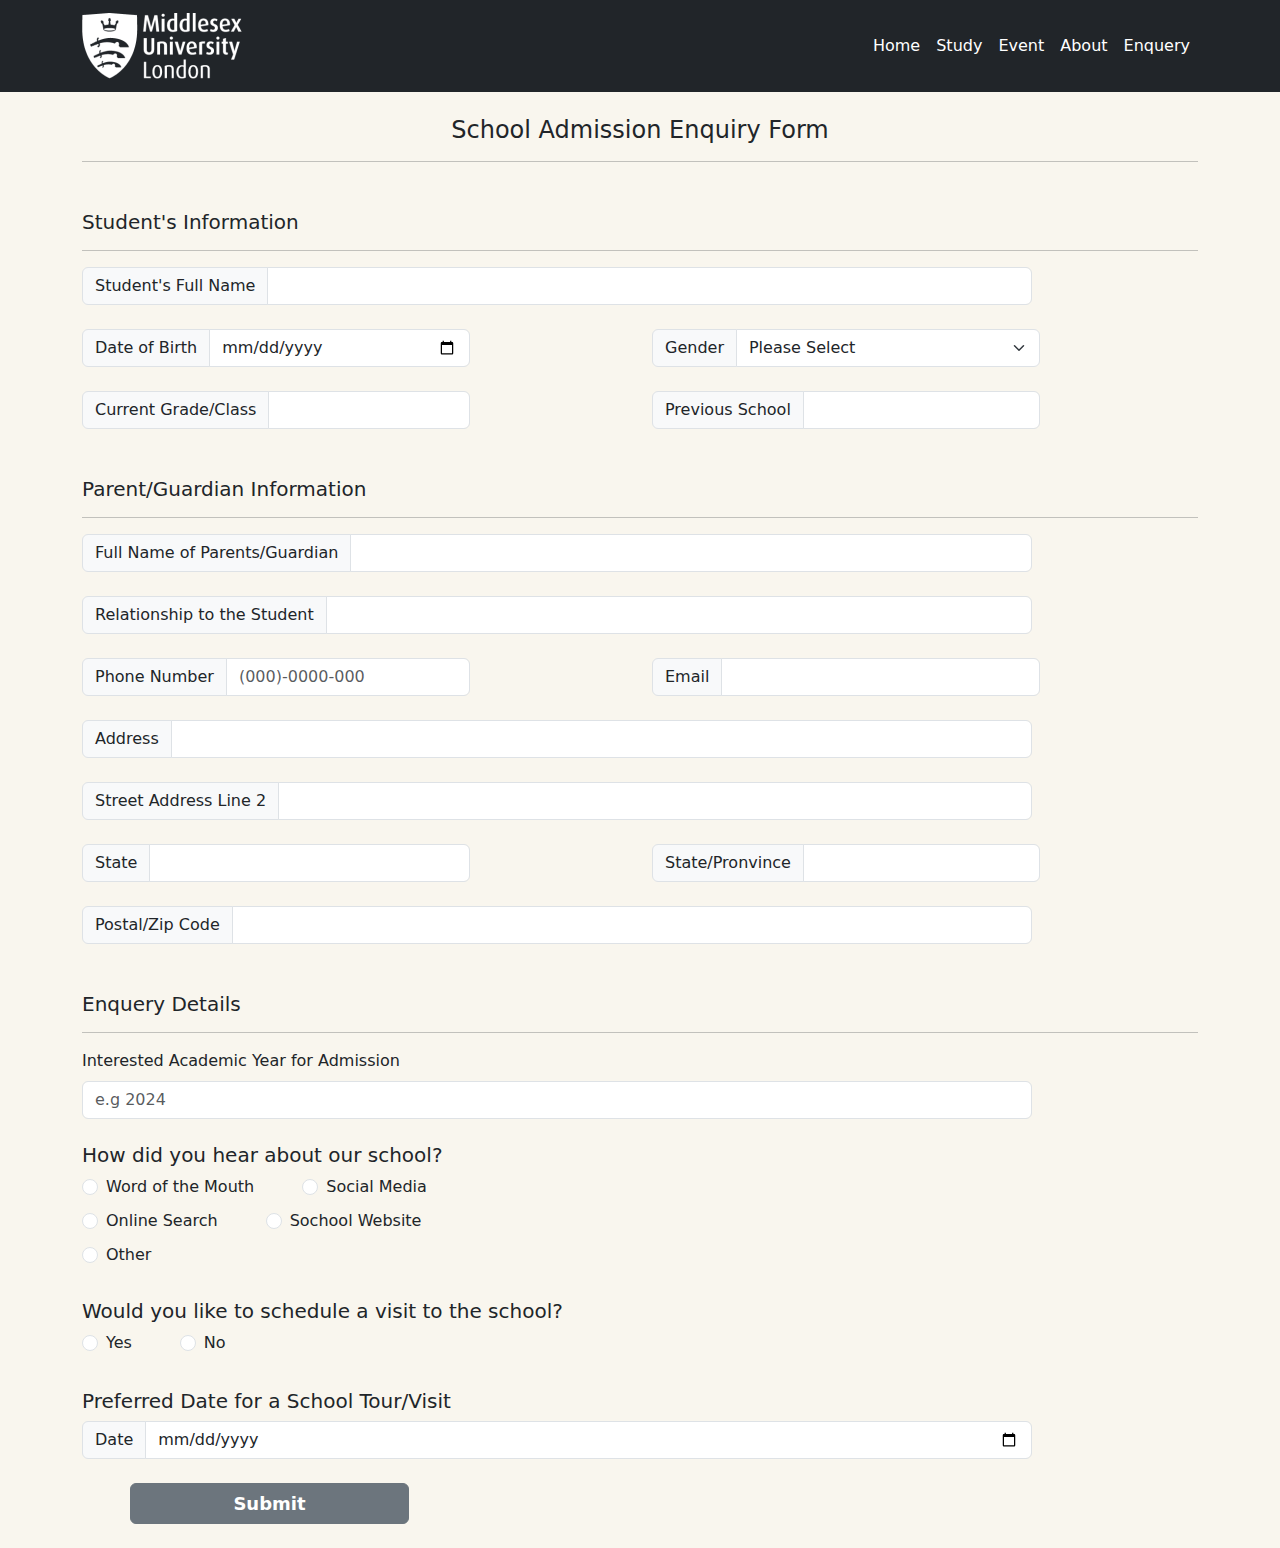
<file: reg.html>
<!DOCTYPE html>
<html lang="en">
<head>
    <meta charset="UTF-8">
    <meta name="viewport" content="width=device-width, initial-scale=1.0">
    <!-- bootstrap cdn -->
    <link href="https://cdn.jsdelivr.net/npm/bootstrap@5.3.3/dist/css/bootstrap.min.css" rel="stylesheet" integrity="sha384-QWTKZyjpPEjISv5WaRU9OFeRpok6YctnYmDr5pNlyT2bRjXh0JMhjY6hW+ALEwIH" crossorigin="anonymous">
    <script defer src="https://cdn.jsdelivr.net/npm/bootstrap@5.3.3/dist/js/bootstrap.bundle.min.js" integrity="sha384-YvpcrYf0tY3lHB60NNkmXc5s9fDVZLESaAA55NDzOxhy9GkcIdslK1eN7N6jIeHz" crossorigin="anonymous"></script>
    <!-- bootstrap icon -->
    <link rel="stylesheet" href="https://cdn.jsdelivr.net/npm/bootstrap-icons@1.11.3/font/bootstrap-icons.min.css">
    <!-- google fonts -->
    <link rel="stylesheet" href="https://fonts.googleapis.com/css?family=Audiowide">
    <title>Document</title>
    <link rel="stylesheet" href="/css/reg.css">
</head>
<body>
    <!-- navbar -->
    <nav class="navbar navbar-expand-lg bg-dark" id="navbar">
        <div class="container">
          <a class="navbar-brand" href="#"><img src="/image/logo-invert.053c89da.png" alt=""></a>
          <button class="navbar-toggler" type="button" data-bs-toggle="collapse" data-bs-target="#navbarNav" aria-controls="navbarNav" aria-expanded="false" aria-label="Toggle navigation">
            <span class="navbar-toggler-icon"></span>
          </button>
          <div class="collapse navbar-collapse" id="navbarNav">
            <ul class="navbar-nav ms-auto">
              <li class="nav-item">
                <a class="nav-link" href="index.html" style="color: white;">Home</a>
              </li>
              <li class="nav-item">
                <a class="nav-link" aria-current="page" href="study.html" style="color: white;">Study</a>
              </li>
              <li class="nav-item">
                <a class="nav-link" aria-current="page" href="event.html" style="color: white;">Event</a>
              </li>
              <li class="nav-item">
                <a class="nav-link" aria-current="page" href="about.html" style="color: white;">About</a>
              </li>
              <li class="nav-item">
                <a href="reg.html" aria-current="page" class="nav-link active" style="color: white;">Enquery</a>
              </li>
            </ul>
          </div>
        </div>
    </nav>

    <!-- form -->
    <div class="container mt-4">
        <h4 class="text-center">School Admission Enquiry Form</h4>
        <hr>
        <form action="">
            <h5 class="mt-5">Student's Information</h5>
            <hr>
            <div class="input-group" id="info">
                <span class="input-group-text">Student's Full Name</span>
                <input type="text" class="form-control" id="studentName" required>
            </div>
            <div class="row mt-4">
                <div class="col-sm-12 col-md-12 col-lg-6">
                    <div class="input-group" id="groupInfo">
                        <span class="input-group-text">Date of Birth</span>
                        <input type="date" name="" class="form-control" id="studentDate" required>
                    </div>
                </div>
                <div class="col-sm-12 col-md-12 col-lg-6">
                    <div class="input-group" id="groupInfo">
                        <span class="input-group-text">Gender</span>
                        <select name="" class="form-select" id="studentGender" required>
                            <option value="">Please Select</option>
                            <option value="">Male</option>
                            <option value="">Female</option>
                        </select>
                    </div>
                </div>
            </div>
            <div class="row mt-4">
                <div class="col-sm-12 col-md-12 col-lg-6">
                    <div class="input-group" id="groupInfo">
                        <span class="input-group-text">Current Grade/Class</span>
                        <input type="text" name="" class="form-control" id="grade" required>
                    </div>
                </div>
                <div class="col-sm-12 col-md-12 col-lg-6">
                    <div class="input-group" id="groupInfo">
                        <span class="input-group-text">Previous School</span>
                        <input type="text" class="form-control" name="" id="previousSchool">
                    </div>
                </div>
            </div>
        </form>

        <form action="">
            <h5 class="mt-5">Parent/Guardian Information</h5>
            <hr>
            <div class="input-group" id="info">
                <span class="input-group-text">Full Name of Parents/Guardian</span>
                <input type="text" class="form-control" id="parentGName" required>
            </div>
            <div class="input-group mt-4" id="info">
                <span class="input-group-text">Relationship to the Student</span>
                <input type="text" class="form-control" id="relationshipToStudent" required>
            </div>
            <div class="row mt-4">
                <div class="col-sm-12 col-md-12 col-lg-6">
                    <div class="input-group" id="groupInfo">
                        <span class="input-group-text">Phone Number</span>
                        <input type="tel" class="form-control" name="" id="parentPhoneNumber" placeholder="(000)-0000-000" required>
                    </div>
                </div>
                <div class="col-sm-12 col-md-12 col-lg-6">
                    <div class="input-group" id="groupInfo">
                        <span class="input-group-text">Email</span>
                        <input type="email" class="form-control" name="" id="parentEmail" required>
                    </div>
                </div>
            </div>
            <div class="input-group mt-4" id="info">
                <span class="input-group-text">Address</span>
                <input type="text" class="form-control" required>
            </div>
            <div class="input-group mt-4" id="info">
                <span class="input-group-text">Street Address Line 2</span>
                <input type="text" class="form-control" id="streetAddress2">
            </div>
            <div class="row mt-4">
                <div class="col-sm-12 col-md-12 col-lg-6">
                    <div class="input-group" id="groupInfo">
                        <span class="input-group-text">State</span>
                        <input type="text" class="form-control" id="state" required>
                    </div>
                </div>
                <div class="col-sm-12 col-md-12 col-lg-6">
                    <div class="input-group" id="groupInfo">
                        <span class="input-group-text">State/Pronvince</span>
                        <input type="text" class="form-control" id="Pronvince">
                    </div>
                </div>
            </div>
            <div class="input-group mt-4" id="info">
                <span class="input-group-text">Postal/Zip Code</span>
                <input type="text" class="form-control" id="zipCode" required>
            </div>
        </form>

        <form action="">
            <h5 class="mt-5">Enquery Details</h5>
            <hr>
            <label for="" class="form-label">Interested Academic Year for Admission</label>
            <input type="text" class="form-control" id="admissionYear" placeholder="e.g 2024">
            <h5 for="" class="mt-4">How did you hear about our school?</h5>
            <div class="d-flex">
                <div class="form-check">
                    <input type="radio" name="knowing" class="form-check-input">
                    <label for="" class="form-label">Word of the Mouth</label>
                </div>
                <div class="form-check ms-5">
                    <input type="radio" name="knowing" class="form-check-input">
                    <label for="" class="form-label">Social Media</label>
                </div>
            </div>
            <div class="d-flex">
                <div class="form-check">
                    <input type="radio" name="knowing" class="form-check-input">
                    <label for="" class="form-label">Online Search</label>
                </div>
                <div class="form-check ms-5">
                    <input type="radio" name="knowing" class="form-check-input">
                    <label for="" class="form-label">Sochool Website</label>
                </div>
            </div>
            <div class="form-check">
                <input type="radio" name="knowing" class="form-check-input">
                <label for="" class="form-label">Other</label>
            </div>
            <h5 class="mt-4">Would you like to schedule a visit to the school?</h5>
            <div class="d-flex">
                <div class="form-check">
                    <input type="radio" name="schedule" class="form-check-input">
                    <label for="" class="form-label">Yes</label>
                </div>
                <div class="form-check ms-5">
                    <input type="radio" name="schedule" class="form-check-input">
                    <label for="" class="form-label">No</label>
                </div>
            </div>
            <h5 class="mt-4">Preferred Date for a School Tour/Visit</h5>
            <div class="input-group" id="info">
                <span for="" class="input-group-text">Date</span>
                <input type="date" class="form-control" id="schoolVisit">
            </div>
        </form>
        <button type="submit" class="btn btn-secondary mt-4 w-25 mb-4 ms-5" id="submit" onclick="submitBtn()" style="font-weight: bold; font-size: large;">Submit</button>
    </div>

    <script src="/js/reg.js"></script>
</body>
</html>
</file>
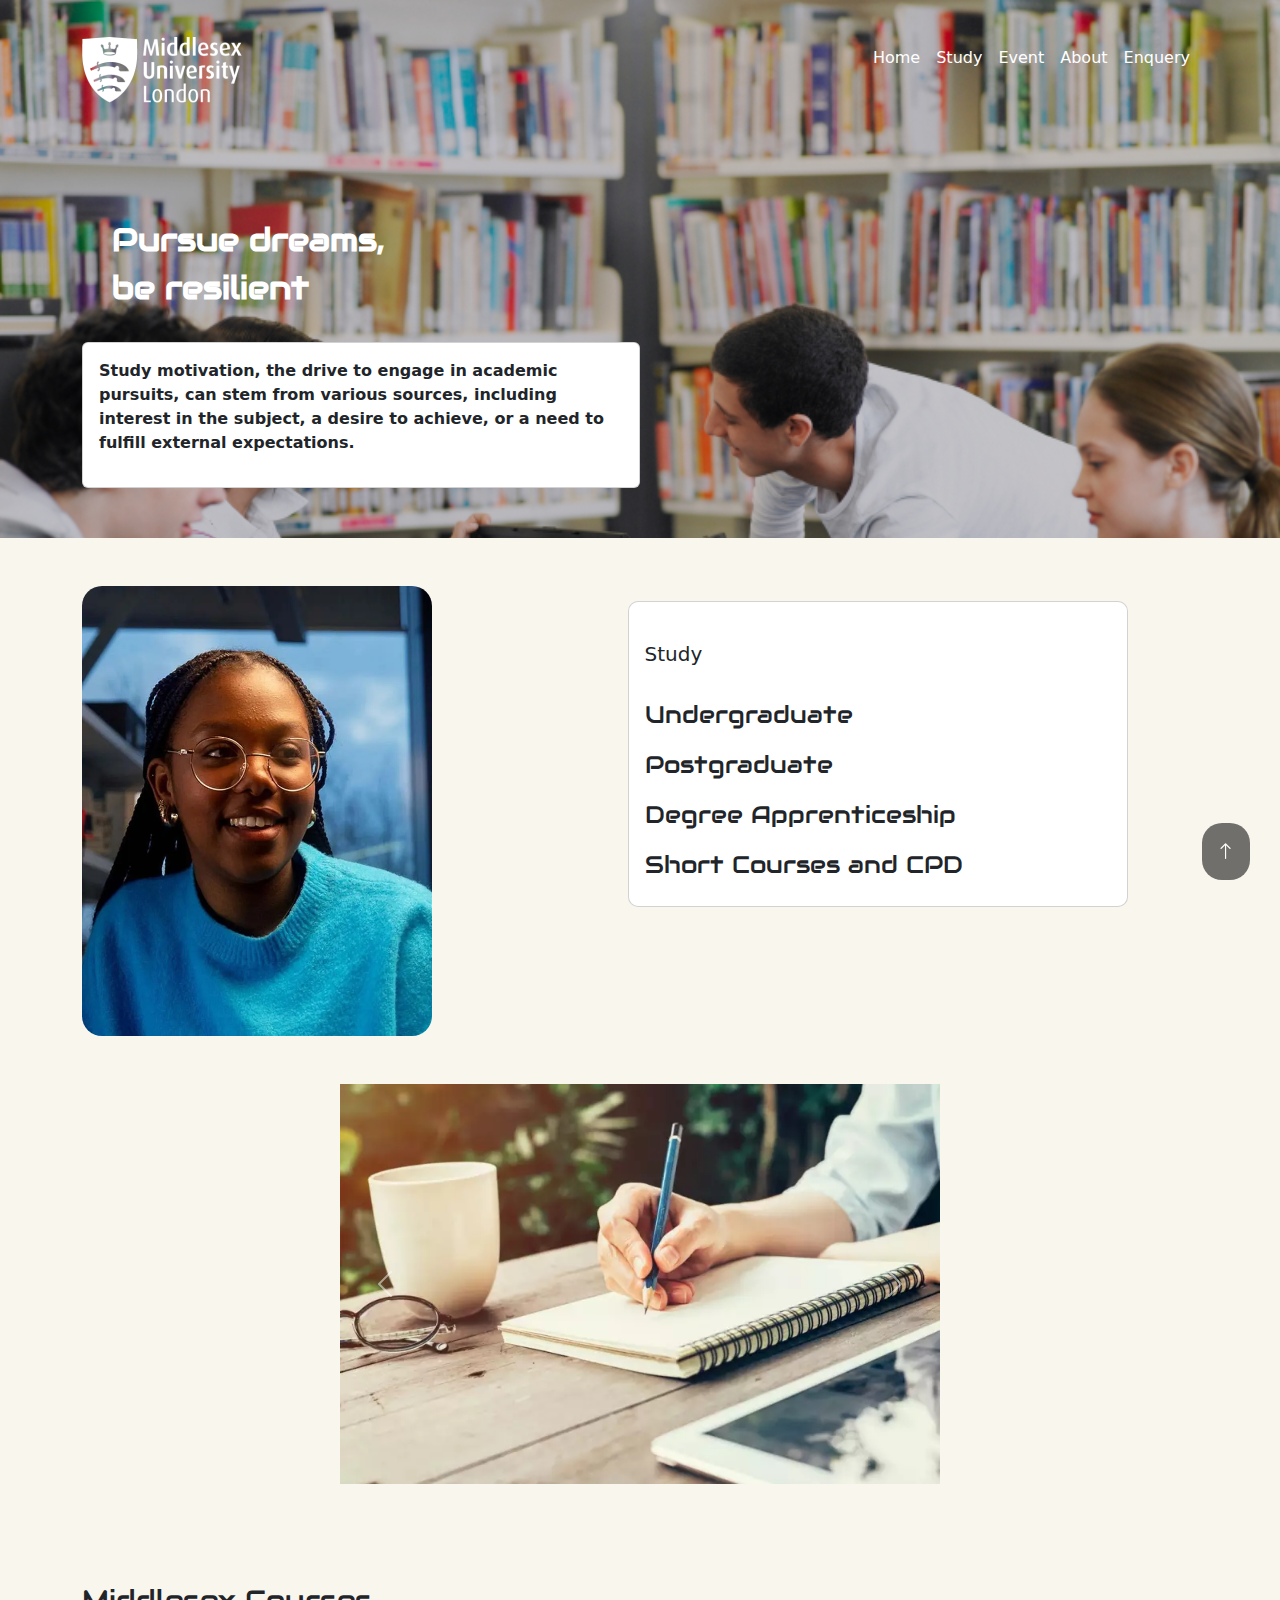
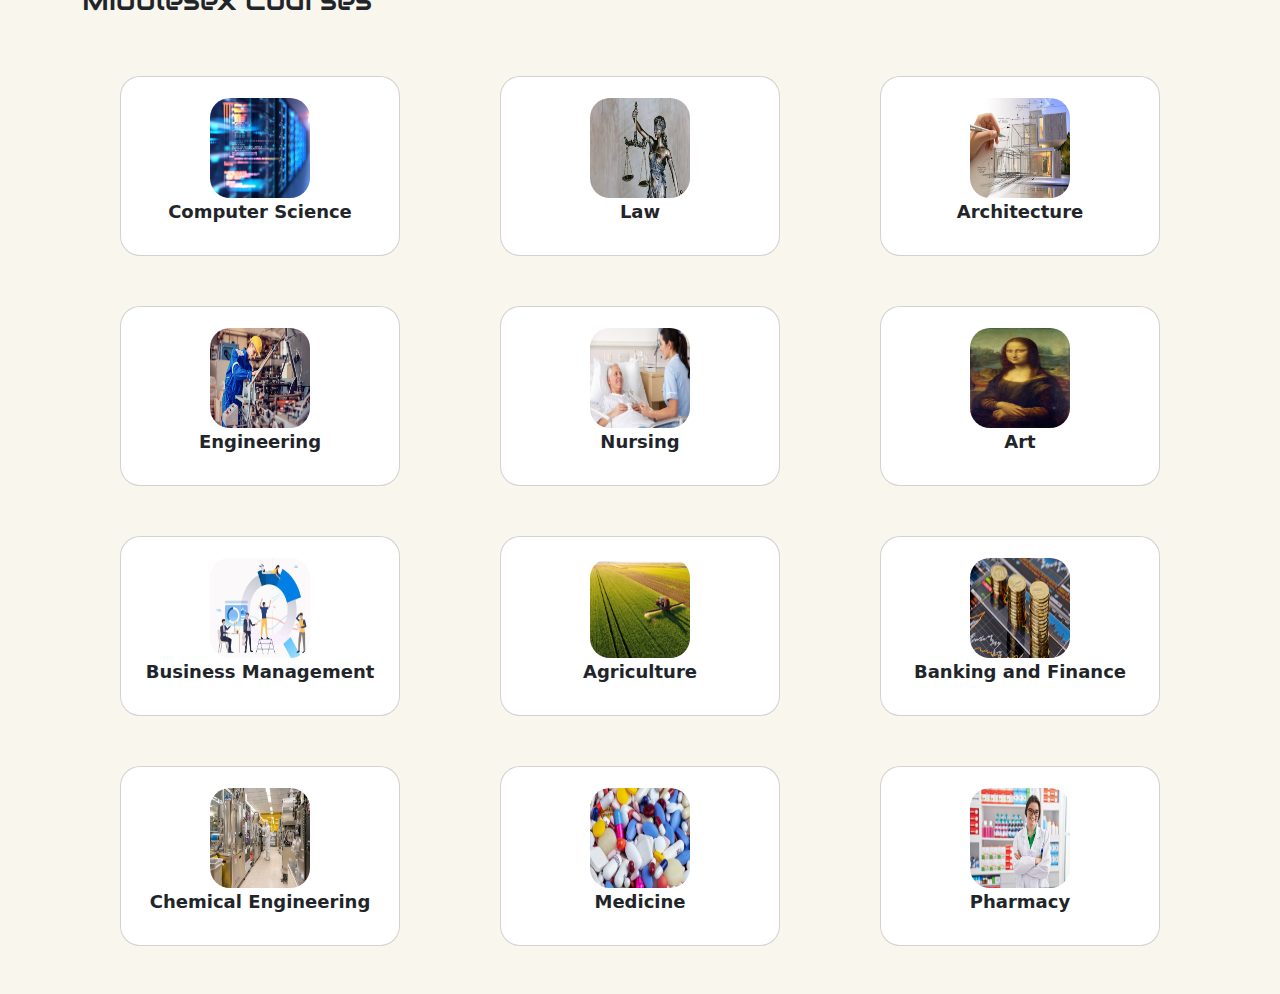
<file: study.html>
<!DOCTYPE html>
<html lang="en">
<head>
    <meta charset="UTF-8">
    <meta name="viewport" content="width=device-width, initial-scale=1.0">
    <!-- bootstrap cdn -->
    <link href="https://cdn.jsdelivr.net/npm/bootstrap@5.3.3/dist/css/bootstrap.min.css" rel="stylesheet" integrity="sha384-QWTKZyjpPEjISv5WaRU9OFeRpok6YctnYmDr5pNlyT2bRjXh0JMhjY6hW+ALEwIH" crossorigin="anonymous">
    <script defer src="https://cdn.jsdelivr.net/npm/bootstrap@5.3.3/dist/js/bootstrap.bundle.min.js" integrity="sha384-YvpcrYf0tY3lHB60NNkmXc5s9fDVZLESaAA55NDzOxhy9GkcIdslK1eN7N6jIeHz" crossorigin="anonymous"></script>
    <!-- bootstrap icon -->
    <link rel="stylesheet" href="https://cdn.jsdelivr.net/npm/bootstrap-icons@1.11.3/font/bootstrap-icons.min.css">
    <!-- google fonts -->
    <link rel="stylesheet" href="https://fonts.googleapis.com/css?family=Audiowide">
    <title>Document</title>
    <link rel="stylesheet" href="/css/study.css">
</head>
<body>
    <div class="tamplate" style="padding-bottom: 50px;">
        <!-- navbar -->
        <nav class="navbar navbar-expand-lg" id="navbar">
            <div class="container">
              <a class="navbar-brand mt-4" href="#"><img src="/image/logo-invert.053c89da.png" alt=""></a>
              <button class="navbar-toggler" type="button" data-bs-toggle="collapse" data-bs-target="#navbarNav" aria-controls="navbarNav" aria-expanded="false" aria-label="Toggle navigation">
                <span class="navbar-toggler-icon"></span>
              </button>
              <div class="collapse navbar-collapse" id="navbarNav">
                <ul class="navbar-nav ms-auto">
                  <li class="nav-item">
                    <a class="nav-link" href="index.html" style="color: white;">Home</a>
                  </li>
                  <li class="nav-item">
                    <a class="nav-link active" aria-current="page" href="#" style="color: white;">Study</a>
                  </li>
                  <li class="nav-item">
                    <a class="nav-link" aria-current="page" href="event.html" style="color: white;">Event</a>
                  </li>
                  <li class="nav-item">
                    <a class="nav-link" aria-current="page" href="about.html" style="color: white;">About</a>
                  </li>
                  <li class="nav-item">
                    <a href="reg.html" class="nav-link" style="color: white;">Enquery</a>
                  </li>
                </ul>
              </div>
            </div>
        </nav>
        <!-- navbar ends here -->

        <div class="container" style="margin-top: 100px;">
            <div class="col">
                <div class="col-sm-12 col-md-6 col-lg-6">
                    <p style="margin: 30px; font-size: xx-large; font-weight: bold; font-family: Audiowide, sans-serif; color: white;">
                        Pursue dreams, <br> be resilient
                    </p>
                </div>
                <div class="col-sm-12 col-md-6 col-lg-6">
                    <div class="card">
                        <div class="card-body">
                            <p style="font-weight: bold;">
                                Study motivation, the drive to engage in academic pursuits, can stem from various sources, including interest in the subject, a desire to achieve, or a need to fulfill external expectations.
                            </p>
                        </div>
                    </div>
                </div>
            </div>
        </div>
    </div>

    <!-- content -->
    <div class="container mt-5 mb-5">
        <div class="row">
            <div class="col-sm-12 col-md-6 col-lg-5">
                <img src="image/studyImg/Middlesex-clearing-2024-702X907.jpg" alt="" style="width: 350px; height: 450px; border-radius: 20px;">
            </div>
            <div class="col-sm-12 col-md-12 col-lg-7">
                <div class="card" id="studyText">
                    <div class="card-body">
                        <div class="mt-4"><h5>Study</h5></div>
                        <div class="lead mt-4" style="line-height: 50px; font-size: x-large; font-family: Audiowide, sans-serif;">
                            Undergraduate <br>
                            Postgraduate <br>
                            Degree Apprenticeship <br>
                            Short Courses and CPD
                        </div>
                    </div>
                </div>
            </div>
        </div>

        <!-- carousel -->
        <div style="width: 600px; height: 300px; justify-self: center; margin-top: 40px;" id="carousel">
            <div id="carouselExampleAutoplaying" class="carousel slide mt-5" data-bs-ride="carousel" style="justify-self: center; border-radius: 20px;">
                <div class="carousel-inner">
                  <div class="carousel-item active">
                    <img src="image/studyImg/carousel/pic1.jpeg" class="d-block w-100" alt="...">
                  </div>
                  <div class="carousel-item">
                    <img src="image/studyImg/carousel/pic2.webp" class="d-block w-100" alt="...">
                  </div>
                  <div class="carousel-item">
                    <img src="image/studyImg/carousel/pic3.jpg" class="d-block w-100" alt="...">
                  </div>
                  <div class="carousel-item">
                    <img src="image/studyImg/carousel/pic4.webp" class="d-block w-100" alt="...">
                  </div>
                </div>
                <button class="carousel-control-prev" type="button" data-bs-target="#carouselExampleAutoplaying" data-bs-slide="prev">
                  <span class="carousel-control-prev-icon" aria-hidden="true"></span>
                  <span class="visually-hidden">Previous</span>
                </button>
                <button class="carousel-control-next" type="button" data-bs-target="#carouselExampleAutoplaying" data-bs-slide="next">
                  <span class="carousel-control-next-icon" aria-hidden="true"></span>
                  <span class="visually-hidden">Next</span>
                </button>
            </div>
        </div>

        <!-- courses -->
        <div id="courseHead" style="margin-top: 200px; font-family: Audiowide, sans-serif;"><h3>Middlesex Courses</h3></div>
        <div class="row" id="course">
            <div class="col-sm-12 col-md-6 col-lg-4">
                <div class="card" style="justify-self: center;" id="text">
                    <div class="card-body">
                        <img src="image/studyImg/computerScience.jpg" alt="" style="width: 100px; height: 100px;">
                        <div class="card-text">
                            Computer Science
                        </div>
                    </div>
                </div>
            </div>
            <div class="col-sm-12 col-md-6 col-lg-4">
                <div class="card" style="justify-self: center;" id="text">
                    <div class="card-body">
                        <img src="image/studyImg/law.jpg" alt="" style="width: 100px; height: 100px;">
                        <div class="card-text">
                            Law
                        </div>
                    </div>
                </div>
            </div>
            <div class="col-sm-12 col-md-6 col-lg-4">
                <div class="card" style="justify-self: center;" id="text">
                    <div class="card-body">
                        <img src="image/studyImg/architecture.jpg" alt="" style="width: 100px; height: 100px;">
                        <div class="card-text">
                            Architecture
                        </div>
                    </div>
                </div>
            </div>
            <div class="col-sm-12 col-md-6 col-lg-4">
                <div class="card" style="justify-self: center;" id="text">
                    <div class="card-body">
                        <img src="image/studyImg/engineer.jpg" alt="" style="width: 100px; height: 100px;">
                        <div class="card-text">
                            Engineering
                        </div>
                    </div>
                </div>
            </div>
            <div class="col-sm-12 col-md-6 col-lg-4">
                <div class="card" style="justify-self: center;" id="text">
                    <div class="card-body">
                        <img src="image/studyImg/nurse.jpg" alt="" style="width: 100px; height: 100px;">
                        <div class="card-text">
                            Nursing
                        </div>
                    </div>
                </div>
            </div>
            <div class="col-sm-12 col-md-6 col-lg-4">
                <div class="card" style="justify-self: center;" id="text">
                    <div class="card-body">
                        <img src="image/studyImg/art.jpg" alt="" style="width: 100px; height: 100px;">
                        <div class="card-text">
                            Art
                        </div>
                    </div>
                </div>
            </div>
            <div class="col-sm-12 col-md-6 col-lg-4">
                <div class="card" style="justify-self: center;" id="text">
                    <div class="card-body">
                        <img src="image/studyImg/business.jpg" alt="" style="width: 100px; height: 100px;">
                        <div class="card-text">
                            Business Management
                        </div>
                    </div>
                </div>
            </div>
            <div class="col-sm-12 col-md-6 col-lg-4">
                <div class="card" style="justify-self: center;" id="text">
                    <div class="card-body">
                        <img src="image/studyImg/agriculture.webp" alt="" style="width: 100px; height: 100px;">
                        <div class="card-text">
                            Agriculture
                        </div>
                    </div>
                </div>
            </div>
            <div class="col-sm-12 col-md-6 col-lg-4">
                <div class="card" style="justify-self: center;" id="text">
                    <div class="card-body">
                        <img src="image/studyImg/banking.jpg" alt="" style="width: 100px; height: 100px;">
                        <div class="card-text">
                            Banking and Finance
                        </div>
                    </div>
                </div>
            </div>
            <div class="col-sm-12 col-md-6 col-lg-4">
                <div class="card" style="justify-self: center;" id="text">
                    <div class="card-body">
                        <img src="image/studyImg/chemicalEngineer.jpg" alt="" style="width: 100px; height: 100px;">
                        <div class="card-text">
                            Chemical Engineering
                        </div>
                    </div>
                </div>
            </div>
            <div class="col-sm-12 col-md-6 col-lg-4">
                <div class="card" style="justify-self: center;" id="text">
                    <div class="card-body">
                        <img src="image/studyImg/medicine.jpg" alt="" style="width: 100px; height: 100px;">
                        <div class="card-text">
                            Medicine
                        </div>
                    </div>
                </div>
            </div>
            <div class="col-sm-12 col-md-6 col-lg-4">
                <div class="card" style="justify-self: center;" id="text">
                    <div class="card-body">
                        <img src="image/studyImg/pharmacy.jpg" alt="" style="width: 100px; height: 100px;">
                        <div class="card-text">
                            Pharmacy
                        </div>
                    </div>
                </div>
            </div>
        </div>

        <button class="d-none d-lg-block" onclick="topFunction()" id="myBtn" title="Go to top">
            <i class="bi bi-arrow-up"></i>
        </button>
    </div>

    <script src="/js/study.js"></script>
</body>
</html>
</file>
<file: css/style.css>
#tamplate{
    background-image: url(/image/tamplate.jpg);
    background-repeat: no-repeat;
    background-size: cover;
}

#eventWrap{
    font-weight: bold;
    text-align: center;
}

#eventWrap #eventText{
    font-size: large;
}

/* media qeury */
@media (max-width: 768px){
    div#navbar{
        background-color: white;
    }
    #exploreSchool{
        font-size: none;
        margin-left: 5px;
        margin-right: 5px;
    }

    #eventWrap #eventText{
        justify-self: center;
        margin-top: 30px;
        width: 250px;
    }

    #footer #footerText{
        margin-top: 20px;
    }
}

@media(min-width: 767px){
    #eventWrap #eventText{
        margin-top: 50px;
        width: 250px;
    }
}

/* @media(min-width: 1000px){
    #eventWrap #eventText{
        
    }
} */

/* @media(max-width: 1200px){
    #eventWrap #eventText{
        width: 200px;
    }
} */

/* animations */

/* event animation */
#eventWrap #eventAnimation{
    animation: bounce 2s infinite ease-in-out;
}

@keyframes bounce{
    0%{
        transform: translateY(0);
    }
    50%{
        transform: translateY(-50px);
    }
    70%{
        transform: translateY(20px);
    }
    90%{
        transform: translateY(-10px);
    }
    100%{
        transform: translateY(0);
    }
}

/* footer */
/* div#footer #footerImage{
    transform: scale(1.5);
} */


/* text slide */
#journeyContainer{
    border: 3px solid none;
    /* border-radius: 5px; */
    overflow: hidden;
}
  
#txtSlide{
    /* animation properties */
    -moz-transform: translateX(100%);
    -webkit-transform: translateX(100%);
    transform: translateX(100%);
    
    -moz-animation: my-animation 15s linear infinite;
    -webkit-animation: my-animation 15s linear infinite;
    animation: my-animation 15s linear infinite;
}
  
/* for Firefox */
@-moz-keyframes my-animation {
    from { -moz-transform: translateX(100%); }
    to { -moz-transform: translateX(-100%); }
}
  
/* for Chrome */
@-webkit-keyframes my-animation {
    from { -webkit-transform: translateX(100%); }
    to { -webkit-transform: translateX(-100%); }
}
  
@keyframes my-animation {
    from {
      -moz-transform: translateX(100%);
      -webkit-transform: translateX(100%);
      transform: translateX(100%);
    }
    to {
      -moz-transform: translateX(-100%);
      -webkit-transform: translateX(-100%);
      transform: translateX(-100%)
    }
}

/* back to top */
#myBtn {
    display: none;
    position: fixed;
    bottom: 20px;
    right: 30px;
    z-index: 99;
    font-size: 18px;
    border: none;
    outline: none;
    background-color: rgba(0, 0, 0, 0.548);
    color: white;
    outline: white;
    cursor: pointer;
    padding: 15px;
    border-radius: 20px;
}  

nav a:hover{
    text-decoration: underline;
    font-weight: bold;
    transition: 0.1s ease-in-out linear;
}
</file>
<file: css/about.css>
body{
    background-color: #f9f6ee;
}

.tamplate{
    background-image:linear-gradient(rgba(0, 0, 0, 0.215), rgba(0, 0, 0, 0.215)), url(/image/aboutImg/tamplate.avif);
    background-repeat: no-repeat;
    background-size: cover;
}

#detail{
    margin-top: 40px;
}

/* media query */
@media(max-width: 767px){
    div#authorities div.card{
        width: 250px;
        justify-self: center;
        margin-top: 10px;
    }

    div#displayLogo img{
        width: 200px;
        justify-self: center;
    }

    #aboutText, #london{
        width: 300px;
        font-weight: bold;
        margin-left: 20px;
    }
}

@media (max-width: 1200px){
    #aboutText{
        font-weight: bold;
    }
}

nav a:hover{
    text-decoration: underline;
    font-weight: bold;
    transition: 0.1s ease-in-out linear;
}

/* back to top */
#myBtn {
    display: none;
    position: fixed;
    bottom: 20px;
    right: 30px;
    z-index: 99;
    font-size: 18px;
    border: none;
    outline: none;
    background-color: rgba(0, 0, 0, 0.548);
    color: white;
    outline: white;
    cursor: pointer;
    padding: 15px;
    border-radius: 20px;
}  

nav a:hover{
    text-decoration: underline;
    font-weight: bold;
    transition: 0.1s ease-in-out linear;
}
</file>
<file: css/event.css>
body{
    background-color: #f9f6ee;
}

.tamplate{
    background-image:linear-gradient(rgba(0, 0, 0, 0.215), rgba(0, 0, 0, 0.215)), url(/image/eventImg/imageTop.jpg);
    background-repeat: no-repeat;
    background-size: cover;
}

*{
    color: black;
}

#eventWrap{
    font-weight: bold;
    text-align: center;
}

#eventWrap #eventText{
    font-size: large;
}

/* event animation */
#eventWrap #eventAnimation{
    animation: bounce 2s infinite ease-in-out;
}

@keyframes bounce{
    0%{
        transform: translateY(0);
    }
    50%{
        transform: translateY(-50px);
    }
    70%{
        transform: translateY(20px);
    }
    90%{
        transform: translateY(-10px);
    }
    100%{
        transform: translateY(0);
    }
}

/* media qeury */
@media (max-width: 768px){
    #exploreSchool{
        font-size: none;
        margin-left: 5px;
        margin-right: 5px;
    }

    #eventWrap #eventText{
        justify-self: center;
        margin-top: 30px;
        width: 250px;
    }
}

@media(min-width: 767px){
    #eventWrap #eventText{
        margin-top: 50px;
        width: 250px;
    }
}

nav a:hover{
    text-decoration: underline;
    font-weight: bold;
    transition: 0.1s ease-in-out linear;

}

/* back to top */
#myBtn {
    display: none;
    position: fixed;
    bottom: 20px;
    right: 30px;
    z-index: 99;
    font-size: 18px;
    border: none;
    outline: none;
    background-color: rgba(0, 0, 0, 0.548);
    color: white;
    outline: white;
    cursor: pointer;
    padding: 15px;
    border-radius: 20px;
}  

nav a:hover{
    text-decoration: underline;
    font-weight: bold;
    transition: 0.1s ease-in-out linear;
}
</file>
<file: css/reg.css>
body{
    background-color: #f9f6ee;
}

/* media query */
@media (min-width: 768px){
    div#info{
        width: 950px;
    }

    div#groupInfo{
        width: 388px;
    }

    #admissionYear{
        width: 950px;
    }
}

@media (max-width: 768px){
    div#info{
        width: 550px;
    }

    div#groupInfo{
        width: 550px;
    }

    #admissionYear{
        width: 550px;
    }
}

@media (max-width: 576px){
    div#info{
        width: 330px;
    }

    div#groupInfo{
        width: 330px;
    }

    #admissionYear{
        width: 330px;
    }
}

nav a:hover{
    text-decoration: underline;
    font-weight: bold;
    transition: 0.1s ease-in-out linear;

}
</file>
<file: css/study.css>
body{
    background-color: #f9f6ee;
}

.tamplate{
    background-image:linear-gradient(rgba(0, 0, 0, 0.215), rgba(0, 0, 0, 0.215)), url(/image/studyImg/tamplate.jpg);
    background-repeat: no-repeat;
    background-size: cover;
}

div#course #text{
    width: 500px;
    height: 200px;
    border-radius: 20px;
    text-align: center;
    padding-top: 5px;
    font-weight: bold;
    font-size: large;
    margin-top: 50px;
}

div#course #text img{
    border-radius: 20px;
    justify-self: center;
    margin-left: auto;
    margin-right: auto;
}

/* media query */
@media (max-width: 576px){
    #carousel{
        display: none;
    }
}

@media (max-width: 767px){
    #studyText{
        width: 300px;
        justify-self: center;
        margin-top: 15px;
        border-radius: 10px;
        font-size: medium;
    }

    #courseHead{
        text-align: center;
    }

    div#course #text{
        width: 300px;
        height: 180px;
    }
}

@media (min-width: 767px){
    #studyText{
        width: 500px;
        justify-self: center;
        margin-top: 15px;
        border-radius: 10px;
    }

    div#course #text{
        width: 280px;
        height: 180px;
    }
}

nav a:hover{
    text-decoration: underline;
    font-weight: bold;
    transition: 0.1s ease-in-out linear;
}

/* back to top */
#myBtn {
    display: none;
    position: fixed;
    bottom: 20px;
    right: 30px;
    z-index: 99;
    font-size: 18px;
    border: none;
    outline: none;
    background-color: rgba(0, 0, 0, 0.548);
    color: white;
    outline: white;
    cursor: pointer;
    padding: 15px;
    border-radius: 20px;
}  

nav a:hover{
    text-decoration: underline;
    font-weight: bold;
    transition: 0.1s ease-in-out linear;
}
</file>
